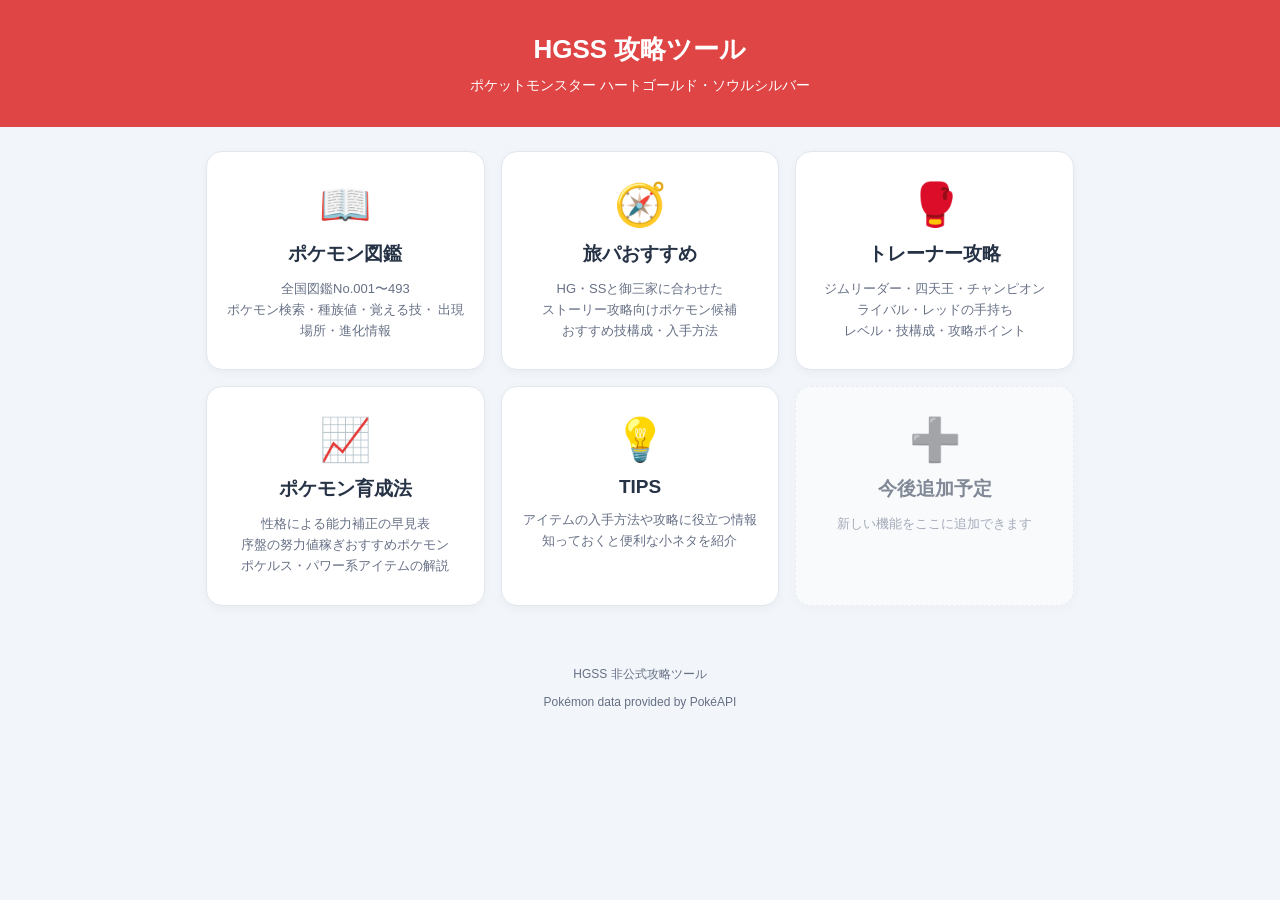
<file: index.html>
<!DOCTYPE html>
<html lang="ja">

<head>
    <meta charset="UTF-8">
    <meta name="viewport" content="width=device-width, initial-scale=1">
    <title>HGSS 攻略ツール</title>

    <style>
        * {
            box-sizing: border-box;
        }

        body {
            margin: 0;
            font-family: -apple-system, BlinkMacSystemFont,
                "Segoe UI", sans-serif;
            background: #f2f5fa;
            color: #263245;
        }

        header {
            background: #df4545;
            color: white;
            text-align: center;
            padding: 32px 16px;
        }

        header h1 {
            margin: 0;
            font-size: 26px;
        }

        header p {
            margin: 10px 0 0;
            font-size: 14px;
        }

        main {
            max-width: 900px;
            margin: 0 auto;
            padding: 24px 16px;
        }

        h2 {
            font-size: 19px;
            margin-bottom: 18px;
        }

        .menu-grid {
            display: grid;
            grid-template-columns:
                repeat(auto-fit, minmax(220px, 1fr));
            gap: 16px;
        }

        .menu-card {
            display: flex;
            flex-direction: column;
            align-items: center;
            gap: 12px;
            background: white;
            border: 1px solid #e2e7ef;
            border-radius: 16px;
            padding: 28px 18px;
            text-decoration: none;
            color: #263245;
            box-shadow: 0 3px 10px rgba(0, 0, 0, .04);
            transition: transform .2s, box-shadow .2s;
        }

        .menu-card:hover {
            transform: translateY(-3px);
            box-shadow: 0 6px 18px rgba(0, 0, 0, .1);
        }

        .menu-icon {
            font-size: 42px;
        }

        .menu-title {
            font-size: 19px;
            font-weight: bold;
        }

        .menu-description {
            font-size: 13px;
            color: #667085;
            text-align: center;
            line-height: 1.6;
        }

        .coming-soon {
            opacity: .55;
            border-style: dashed;
            cursor: default;
        }

        .coming-soon:hover {
            transform: none;
            box-shadow: 0 3px 10px rgba(0, 0, 0, .04);
        }

        footer {
            text-align: center;
            padding: 24px;
            color: #667085;
            font-size: 12px;
        }
    </style>
</head>

<body>
    <header>
        <h1>HGSS 攻略ツール</h1>
        <p>
            ポケットモンスター
            ハートゴールド・ソウルシルバー
        </p>
    </header>

    <main>
        <div class="menu-grid">

            <a href="pokedex.html" class="menu-card">
                <span class="menu-icon">📖</span>
                <span class="menu-title">ポケモン図鑑</span>
                <span class="menu-description">
                    全国図鑑No.001〜493<br>
                    ポケモン検索・種族値・覚える技・
                    出現場所・進化情報
                </span>
            </a>

            <a href="party.html" class="menu-card">
                <span class="menu-icon">🧭</span>
                <span class="menu-title">旅パおすすめ</span>
                <span class="menu-description">
                    HG・SSと御三家に合わせた<br>
                    ストーリー攻略向けポケモン候補<br>
                    おすすめ技構成・入手方法
                </span>
            </a>

            <a href="trainers.html" class="menu-card">
                <span class="menu-icon">🥊</span>
                <span class="menu-title">トレーナー攻略</span>
                <span class="menu-description">
                    ジムリーダー・四天王・チャンピオン<br>
                    ライバル・レッドの手持ち<br>
                    レベル・技構成・攻略ポイント
                </span>
            </a>

            <a href="training.html" class="menu-card">
                <span class="menu-icon">📈</span>
                <span class="menu-title">ポケモン育成法</span>
                <span class="menu-description">
                    性格による能力補正の早見表<br>
                    序盤の努力値稼ぎおすすめポケモン<br>
                    ポケルス・パワー系アイテムの解説
                </span>
            </a>

            <!-- TIPS -->
            <a href="tips.html" class="menu-card">
                <span class="menu-icon">💡</span>
                <span class="menu-title">TIPS</span>
                <span class="menu-description">
                    アイテムの入手方法や攻略に役立つ情報<br>
                    知っておくと便利な小ネタを紹介
                </span>
            </a>

            <div class="menu-card coming-soon">
                <span class="menu-icon">➕</span>
                <span class="menu-title">今後追加予定</span>
                <span class="menu-description">
                    新しい機能をここに追加できます
                </span>
            </div>

        </div>
    </main>

    <footer>
        <p>HGSS 非公式攻略ツール</p>
        <p>Pokémon data provided by PokéAPI</p>
    </footer>
</body>

</html>
</file>
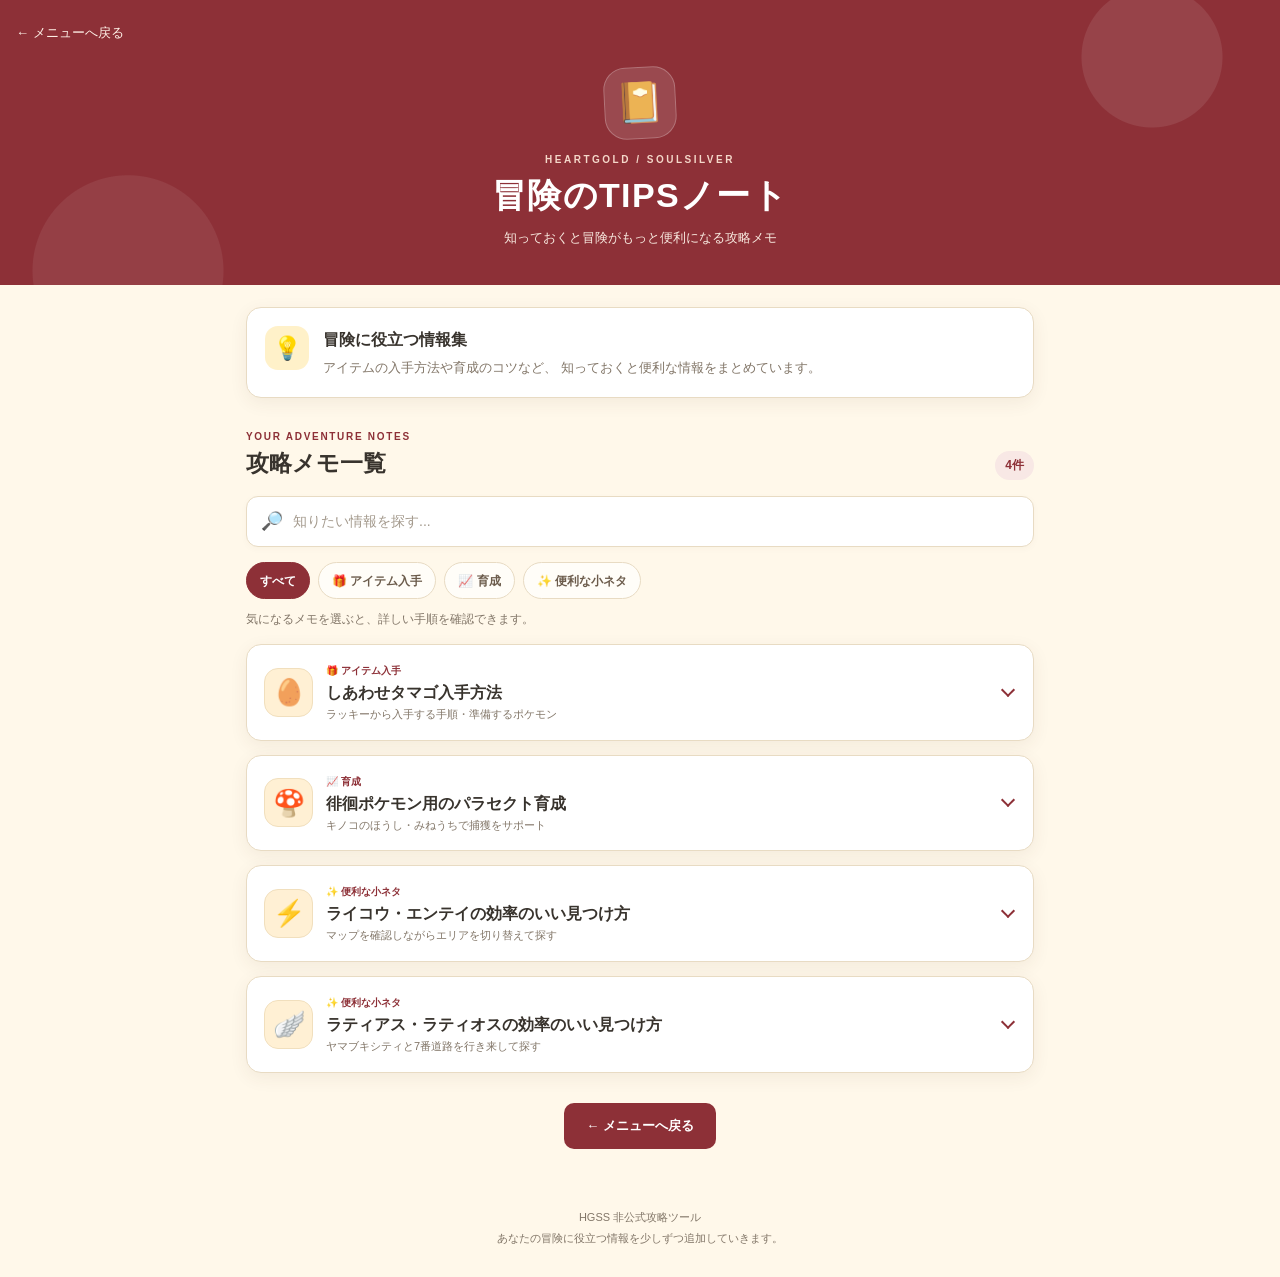
<file: tips.html>
<!DOCTYPE html>
<html lang="ja">

<head>
    <meta charset="UTF-8">
    <meta name="viewport" content="width=device-width, initial-scale=1">
    <meta name="theme-color" content="#8d3037">
    <title>TIPS | HGSS 攻略ツール</title>
    <link rel="stylesheet" href="css/tips.css">
    <script src="js/tips.js" defer></script>
</head>

<body>
    <header class="page-header">
        <a href="index.html" class="back-link">← メニューへ戻る</a>

        <div class="header-content">
            <div class="header-icon" aria-hidden="true">📔</div>
            <p class="header-eyebrow">HEARTGOLD / SOULSILVER</p>
            <h1>冒険のTIPSノート</h1>
            <p class="header-description">
                知っておくと冒険がもっと便利になる攻略メモ
            </p>
        </div>
    </header>

    <main>
        <section class="welcome-card">
            <div class="welcome-icon" aria-hidden="true">💡</div>
            <div>
                <h2>冒険に役立つ情報集</h2>
                <p>
                    アイテムの入手方法や育成のコツなど、
                    知っておくと便利な情報をまとめています。
                </p>
            </div>
        </section>

        <section class="tips-browser" aria-label="TIPS検索">
            <div class="section-heading">
                <div>
                    <p class="section-eyebrow">YOUR ADVENTURE NOTES</p>
                    <h2>攻略メモ一覧</h2>
                </div>
                <span id="tipsCount" class="tips-count">4件</span>
            </div>

            <label class="search-box">
                <span aria-hidden="true">🔎</span>
                <input type="search" id="tipsSearch" placeholder="知りたい情報を探す..." autocomplete="off" aria-label="TIPSを検索">
                <button type="button" id="clearSearch" class="clear-search" aria-label="検索をクリア" hidden>×</button>
            </label>

            <div class="category-list" aria-label="カテゴリで絞り込み">
                <button type="button" class="category-button active" data-category="all"
                    aria-pressed="true">すべて</button>

                <button type="button" class="category-button" data-category="item" aria-pressed="false">🎁
                    アイテム入手</button>

                <button type="button" class="category-button" data-category="training" aria-pressed="false">📈
                    育成</button>

                <button type="button" class="category-button" data-category="other" aria-pressed="false">✨
                    便利な小ネタ</button>
            </div>

            <p class="list-description">
                気になるメモを選ぶと、詳しい手順を確認できます。
            </p>

            <div class="tips-list" id="tipsList">

                <!-- TIPS 1：しあわせタマゴ入手方法 -->
                <details class="tips-item" data-category="item"
                    data-search="しあわせタマゴ しあわせたまご ラッキー ふくがん おみとおし どろぼう 15番道路 アイテム 入手">

                    <summary class="tips-summary">
                        <span class="tips-icon" aria-hidden="true">🥚</span>

                        <span class="tips-summary-text">
                            <span class="tips-category-label">🎁 アイテム入手</span>
                            <span class="tips-title">しあわせタマゴ入手方法</span>
                            <span class="tips-subtitle">
                                ラッキーから入手する手順・準備するポケモン
                            </span>
                        </span>

                        <span class="summary-arrow" aria-hidden="true"></span>
                    </summary>

                    <div class="tips-content">
                        <div class="memo-heading">
                            <span class="memo-label">ADVENTURE MEMO</span>
                            <p>
                                野生のラッキーが持っている
                                「しあわせタマゴ」を狙うための手順です。
                            </p>
                        </div>

                        <ol class="steps">
                            <li>
                                <span class="step-number">STEP 01</span>
                                <h3>バタフリー(コンパンでも可)を準備する（1番目）</h3>

                                <div class="pokemon-preparation">
                                    <span class="pokemon-emoji">🦋</span>
                                    <div>
                                        <strong>バタフリー</strong>
                                        <p>Lv.25・ひんし状態</p>
                                        <span class="ability-label">
                                            特性：ふくがん
                                        </span>
                                    </div>
                                </div>
                            </li>

                            <li>
                                <span class="step-number">STEP 02</span>
                                <h3>オドシシを準備する（2番目）</h3>

                                <div class="pokemon-preparation">
                                    <span class="pokemon-emoji">🦌</span>
                                    <div>
                                        <strong>オドシシ</strong>
                                        <p>Lv.25</p>
                                        <span class="ability-label">
                                            特性：おみとおし
                                        </span>
                                    </div>
                                </div>
                            </li>

                            <li>
                                <span class="step-number">STEP 03</span>
                                <h3>15番道路へ</h3>
                                <p>
                                    ピジョン（昼）ヨルノズク（夜）が出現するため、
                                    スプレーを使用してラッキーを探すけど出現率は低め。
                                </p>

                                <div class="tip-callout">
                                    <span aria-hidden="true">🌙</span>
                                    <span>
                                        <strong>探索のタイミング</strong><br>
                                        【いつでも】15番道路で探します。
                                    </span>
                                </div>
                            </li>

                            <li>
                                <span class="step-number">STEP 04</span>
                                <h3>持ち物を確認して入手する</h3>
                                <p>
                                    特性「おみとおし」でラッキーの持ち物を確認します。
                                </p>

                                <div class="acquisition-options">
                                    <div class="option-card">
                                        <span class="option-icon">⚾</span>
                                        <div>
                                            <strong>方法 A：捕まえる</strong>
                                            <p>
                                                ラッキーを捕獲して、
                                                持ち物を入手します。
                                            </p>
                                        </div>
                                    </div>

                                    <div class="option-card">
                                        <span class="option-icon">✋</span>
                                        <div>
                                            <strong>方法 B：どろぼう</strong>
                                            <p>
                                                技「どろぼう」を使って、
                                                道具を入手します。
                                            </p>
                                        </div>
                                    </div>
                                </div>
                            </li>
                        </ol>

                        <div class="memo-footer">
                            <span aria-hidden="true">📌</span>
                            <p>
                                <strong>出発前の確認</strong><br>
                                バタフリーとオドシシの順番、レベル、
                                特性を確認してから出発しましょう。
                            </p>
                        </div>
                    </div>
                </details>

                <!-- TIPS 2：徘徊ポケモン用のパラセクト育成 -->
                <details class="tips-item" data-category="training"
                    data-search="パラセクト パラス 徘徊ポケモン ライコウ エンテイ スイクン キノコのほうし キノコの胞子 みねうち 技マシン54 わざマシン54 コガネデパート すばやさ 素早さ 捕獲 育成">

                    <summary class="tips-summary">
                        <span class="tips-icon" aria-hidden="true">🍄</span>

                        <span class="tips-summary-text">
                            <span class="tips-category-label">📈 育成</span>
                            <span class="tips-title">徘徊ポケモン用のパラセクト育成</span>
                            <span class="tips-subtitle">
                                キノコのほうし・みねうちで捕獲をサポート
                            </span>
                        </span>

                        <span class="summary-arrow" aria-hidden="true"></span>
                    </summary>

                    <div class="tips-content">
                        <div class="memo-heading">
                            <span class="memo-label">ADVENTURE MEMO</span>
                            <p>
                                ライコウなどの徘徊ポケモンを捕まえるために、
                                パラセクトを育成する手順です。
                            </p>
                        </div>

                        <ol class="steps">
                            <li>
                                <span class="step-number">STEP 01</span>
                                <h3>パラスをLv.17まで育てる</h3>

                                <div class="pokemon-preparation">
                                    <span class="pokemon-emoji">🍄</span>
                                    <div>
                                        <strong>パラス</strong>
                                        <p>Lv.17で「キノコのほうし」を習得</p>
                                        <span class="ability-label">
                                            ねむり状態にして捕獲をサポート
                                        </span>
                                    </div>
                                </div>
                            </li>

                            <li>
                                <span class="step-number">STEP 02</span>
                                <h3>Lv.24でパラセクトに進化させる</h3>

                                <div class="pokemon-preparation">
                                    <span class="pokemon-emoji">🍄</span>
                                    <div>
                                        <strong>パラセクト</strong>
                                        <p>進化後も「キノコのほうし」を活用</p>
                                    </div>
                                </div>
                            </li>

                            <li>
                                <span class="step-number">STEP 03</span>
                                <h3>「みねうち」を覚えさせる</h3>

                                <div class="tip-callout">
                                    <span aria-hidden="true">🛒</span>
                                    <span>
                                        <strong>わざマシン54</strong><br>
                                        コガネデパートで購入して、
                                        技「みねうち」を覚えさせます。
                                    </span>
                                </div>

                                <p>
                                    相手のHPを1残して攻撃できるため、
                                    捕獲時のHP調整に役立ちます。
                                </p>
                            </li>

                            <li>
                                <span class="step-number">STEP 04</span>
                                <h3>レベルを上げて素早さを補う</h3>

                                <p>
                                    パラセクトは素早さが非常に低いため、
                                    徘徊ポケモンへの対応を考えて高レベルまで育てておきます。
                                </p>

                                <div class="tip-callout">
                                    <span aria-hidden="true">⚠️</span>
                                    <span>
                                        <strong>おすすめの育成方針</strong><br>
                                        ・努力値はこうげき・すばやさに252振る（タウリン・インドメタシンを使うと楽）<br>
                                        ・Lv.100まで育成する<br>
                                        ・性格は「せっかち or ようき or むじゃき」にする
                                    </span>
                                </div>
                            </li>
                        </ol>

                        <div class="memo-footer">
                            <span aria-hidden="true">📌</span>
                            <p>
                                <strong>出発前の確認</strong><br>
                                「キノコのほうし」と「みねうち」を覚えているか、
                                パラセクトのレベルが十分か確認しましょう。
                            </p>
                        </div>
                    </div>
                </details>

                <!-- TIPS 3：ライコウ・エンテイの探し方 -->
                <details class="tips-item" data-category="other"
                    data-search="ライコウ エンテイ 徘徊ポケモン 見つけ方 探し方 効率 エンジュシティ 37番道路 マップ スプレー パラセクト">

                    <summary class="tips-summary">
                        <span class="tips-icon" aria-hidden="true">⚡</span>

                        <span class="tips-summary-text">
                            <span class="tips-category-label">✨ 便利な小ネタ</span>
                            <span class="tips-title">ライコウ・エンテイの効率のいい見つけ方</span>
                            <span class="tips-subtitle">
                                マップを確認しながらエリアを切り替えて探す
                            </span>
                        </span>

                        <span class="summary-arrow" aria-hidden="true"></span>
                    </summary>

                    <div class="tips-content">
                        <div class="memo-heading">
                            <span class="memo-label">ADVENTURE MEMO</span>
                            <p>
                                マップで徘徊ポケモンの位置を確認しながら、
                                エンジュシティと37番道路を行き来して探す方法です。
                            </p>
                        </div>

                        <ol class="steps">
                            <li>
                                <span class="step-number">STEP 01</span>
                                <h3>エンジュシティの南側出口に立つ</h3>
                                <p>
                                    37番道路へ出られる場所で待機します。
                                </p>
                            </li>

                            <li>
                                <span class="step-number">STEP 02</span>
                                <h3>マップで対象の位置を確認する</h3>
                                <p>
                                    マップ機能を開き、ライコウまたはエンテイが
                                    どのエリアにいるか確認します。
                                </p>
                            </li>

                            <li>
                                <span class="step-number">STEP 03</span>
                                <h3>エンジュシティと37番道路を行き来する</h3>
                                <p>
                                    境界を1歩ずつ越えて画面を切り替え、
                                    エリアを行き来します。
                                </p>
                            </li>

                            <li>
                                <span class="step-number">STEP 04</span>
                                <h3>マップを繰り返し確認する</h3>
                                <p>
                                    エリアを切り替えるたびにマップを開き、
                                    自分のいる37番道路に対象が重なるまで繰り返します。
                                </p>
                            </li>

                            <li>
                                <span class="step-number">STEP 05</span>
                                <h3>草むらで遭遇する</h3>
                                <p>
                                    対象が37番道路にいることを確認したら、
                                    スプレーを使用して草むらに入ります。
                                </p>

                                <div class="tip-callout">
                                    <span aria-hidden="true">🍄</span>
                                    <span>
                                        <strong>パラセクトで捕獲する場合</strong><br>
                                        「あまいかおり」を覚えたナゾノクサを用意します。
                                        草むらを歩き回らずに「あまいかおり」を使って、
                                        徘徊ポケモンとの遭遇を狙いましょう。
                                    </span>
                                </div>
                            </li>

                            <li>
                                <span class="step-number">STEP 06</span>
                                <h3>戦闘手順</h3>
                                <p>
                                    ①パラセクトで「キノコのほうし」で眠らせ、「みねうち」でHPを1にする<br>
                                    ②ブラッキーに交換し「くろいまなざし」、「バトンタッチ」でマルマインに交換<br>
                                    ③交換したマルマイン（ぼうおん持ち）で捕まえる
                                </p>
                            </li>
                        </ol>

                        <div class="memo-footer">
                            <span aria-hidden="true">📌</span>
                            <p>
                                <strong>対象の位置を確認してから移動</strong><br>
                                マップで位置を確認し、エリアの切り替えを繰り返して
                                遭遇できるタイミングを狙いましょう。
                            </p>
                        </div>
                    </div>
                </details>

                <!-- TIPS 4：ラティアス・ラティオスの探し方 -->
                <details class="tips-item" data-category="other"
                    data-search="ラティアス ラティオス 徘徊ポケモン 見つけ方 探し方 効率 ヤマブキシティ 7番道路 マップ スプレー パラセクト">

                    <summary class="tips-summary">
                        <span class="tips-icon" aria-hidden="true">🪽</span>

                        <span class="tips-summary-text">
                            <span class="tips-category-label">✨ 便利な小ネタ</span>
                            <span class="tips-title">ラティアス・ラティオスの効率のいい見つけ方</span>
                            <span class="tips-subtitle">
                                ヤマブキシティと7番道路を行き来して探す
                            </span>
                        </span>

                        <span class="summary-arrow" aria-hidden="true"></span>
                    </summary>

                    <div class="tips-content">
                        <div class="memo-heading">
                            <span class="memo-label">ADVENTURE MEMO</span>
                            <p>
                                マップで対象の位置を確認しながら、
                                ヤマブキシティと7番道路を行き来して探す方法です。
                            </p>
                        </div>

                        <ol class="steps">
                            <li>
                                <span class="step-number">STEP 01</span>
                                <h3>ヤマブキシティの西側ゲートに立つ</h3>
                                <p>
                                    7番道路へ出られる西側の出口で待機します。
                                </p>
                            </li>

                            <li>
                                <span class="step-number">STEP 02</span>
                                <h3>マップで対象の位置を確認する</h3>
                                <p>
                                    マップ機能を開き、ラティアスまたはラティオスが
                                    どのエリアにいるか確認します。
                                </p>
                            </li>

                            <li>
                                <span class="step-number">STEP 03</span>
                                <h3>ヤマブキシティと7番道路を行き来する</h3>
                                <p>
                                    境界を1歩ずつ越えて画面を切り替え、
                                    エリアを行き来します。
                                </p>
                            </li>

                            <li>
                                <span class="step-number">STEP 04</span>
                                <h3>マップを繰り返し確認する</h3>
                                <p>
                                    エリアを切り替えるたびにマップを開き、
                                    自分のいる7番道路に対象が重なるまで繰り返します。
                                </p>
                            </li>

                            <li>
                                <span class="step-number">STEP 05</span>
                                <h3>草むらで遭遇する</h3>
                                <p>
                                    対象が7番道路にいることを確認したら、
                                    スプレーを使用して草むらに入ります。
                                </p>

                                <div class="tip-callout">
                                    <span aria-hidden="true">🍄</span>
                                    <span>
                                        <strong>パラセクトで捕獲する場合</strong><br>
                                        「あまいかおり」を覚えたナゾノクサを用意します。
                                        草むらを歩き回らずに「あまいかおり」を使って、
                                        徘徊ポケモンとの遭遇を狙いましょう。
                                    </span>
                                </div>
                            </li>

                            <li>
                                <span class="step-number">STEP 06</span>
                                <h3>戦闘手順</h3>
                                <p>
                                    ①パラセクトで「キノコのほうし」で眠らせ、「みねうち」でHPを1にする<br>
                                    ②ゴースト（せっかち）に交換し「くろいまなざし」使用し、適宜「さいみんじゅつ」を使用し捕まえる<br>
                                </p>
                            </li>
                        </ol>

                        <div class="memo-footer">
                            <span aria-hidden="true">📌</span>
                            <p>
                                <strong>対象の位置を確認してから移動</strong><br>
                                マップで位置を確認し、エリアの切り替えを繰り返して
                                遭遇できるタイミングを狙いましょう。
                            </p>
                        </div>
                    </div>
                </details>

            </div>

            <div id="noResults" class="no-results" hidden>
                <span aria-hidden="true">🔍</span>
                <h3>メモが見つかりません</h3>
                <p>検索ワードやカテゴリを変更してみてください。</p>
                <button type="button" id="resetFilters" class="reset-button">
                    絞り込みをリセット
                </button>
            </div>
        </section>

        <div class="bottom-navigation">
            <a href="index.html" class="home-button">
                ← メニューへ戻る
            </a>
        </div>
    </main>

    <footer>
        <p>HGSS 非公式攻略ツール</p>
        <p>あなたの冒険に役立つ情報を少しずつ追加していきます。</p>
    </footer>
</body>

</html>
</file>
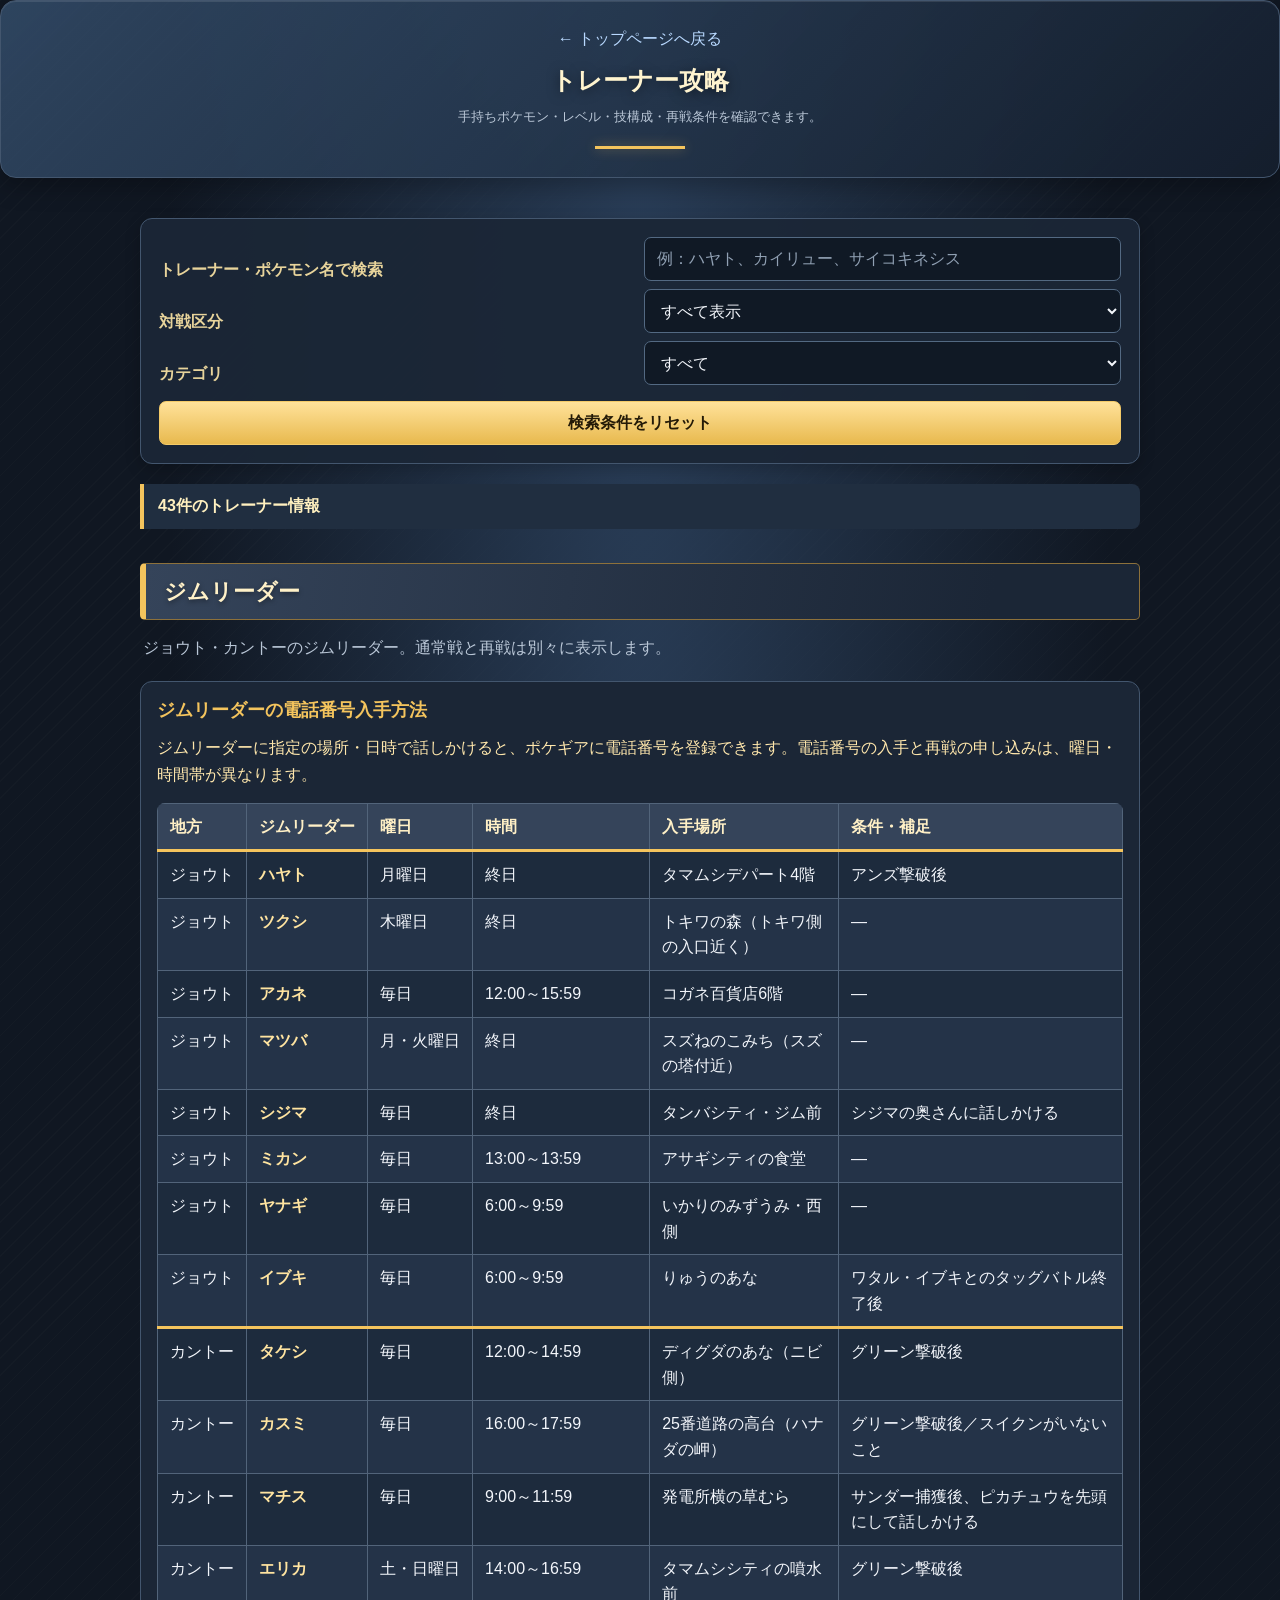
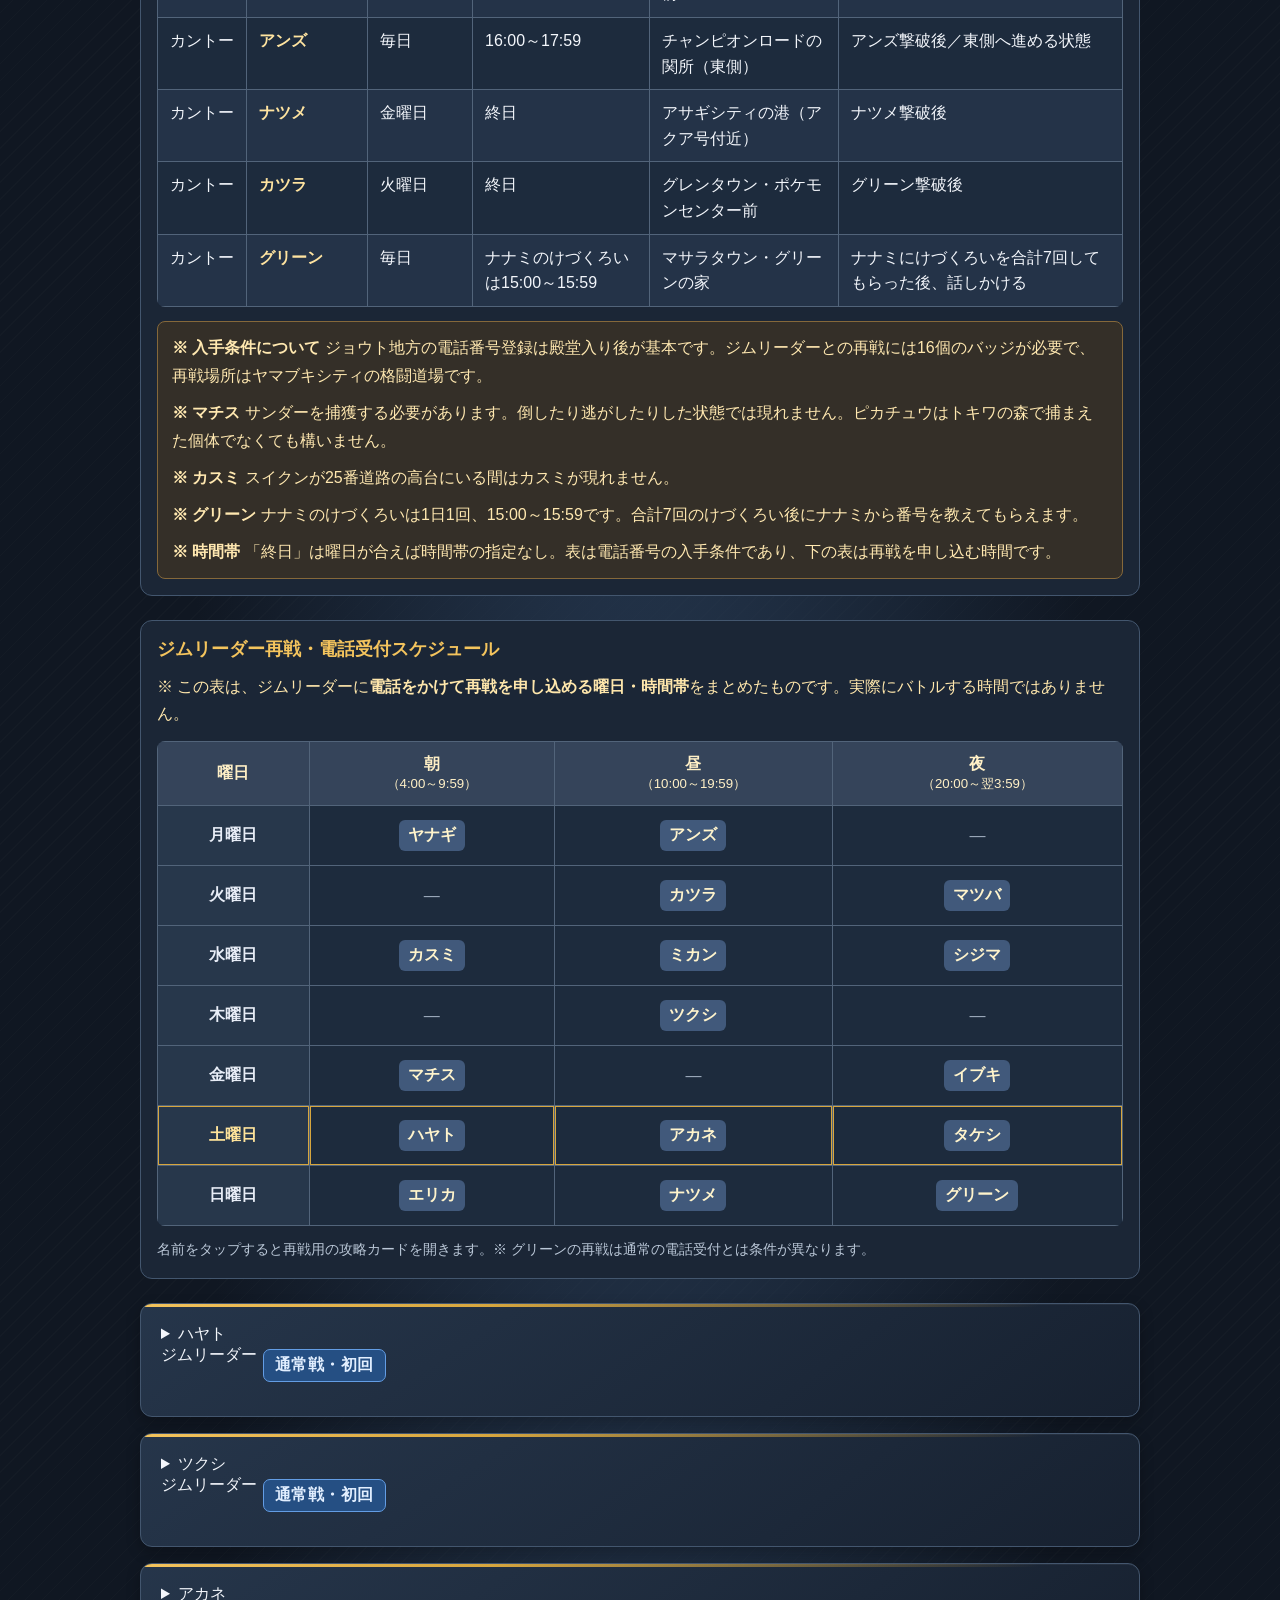
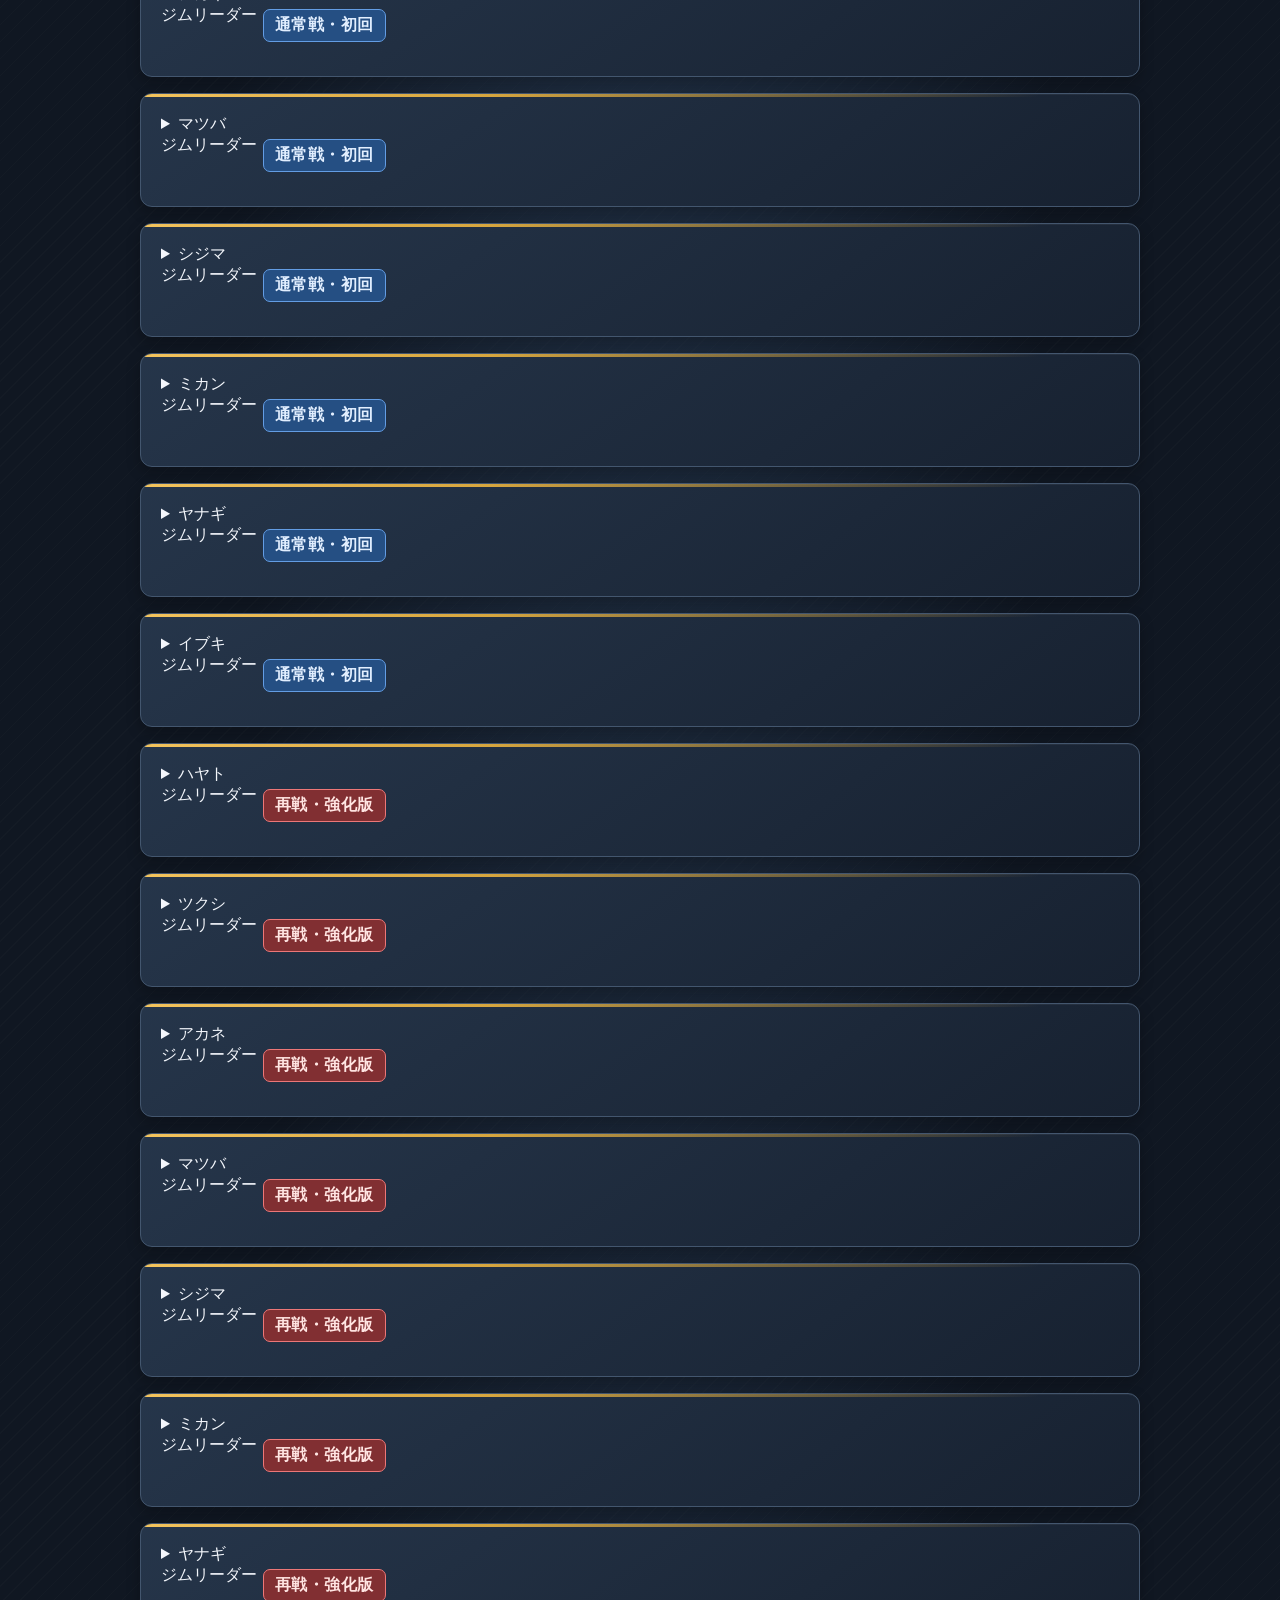
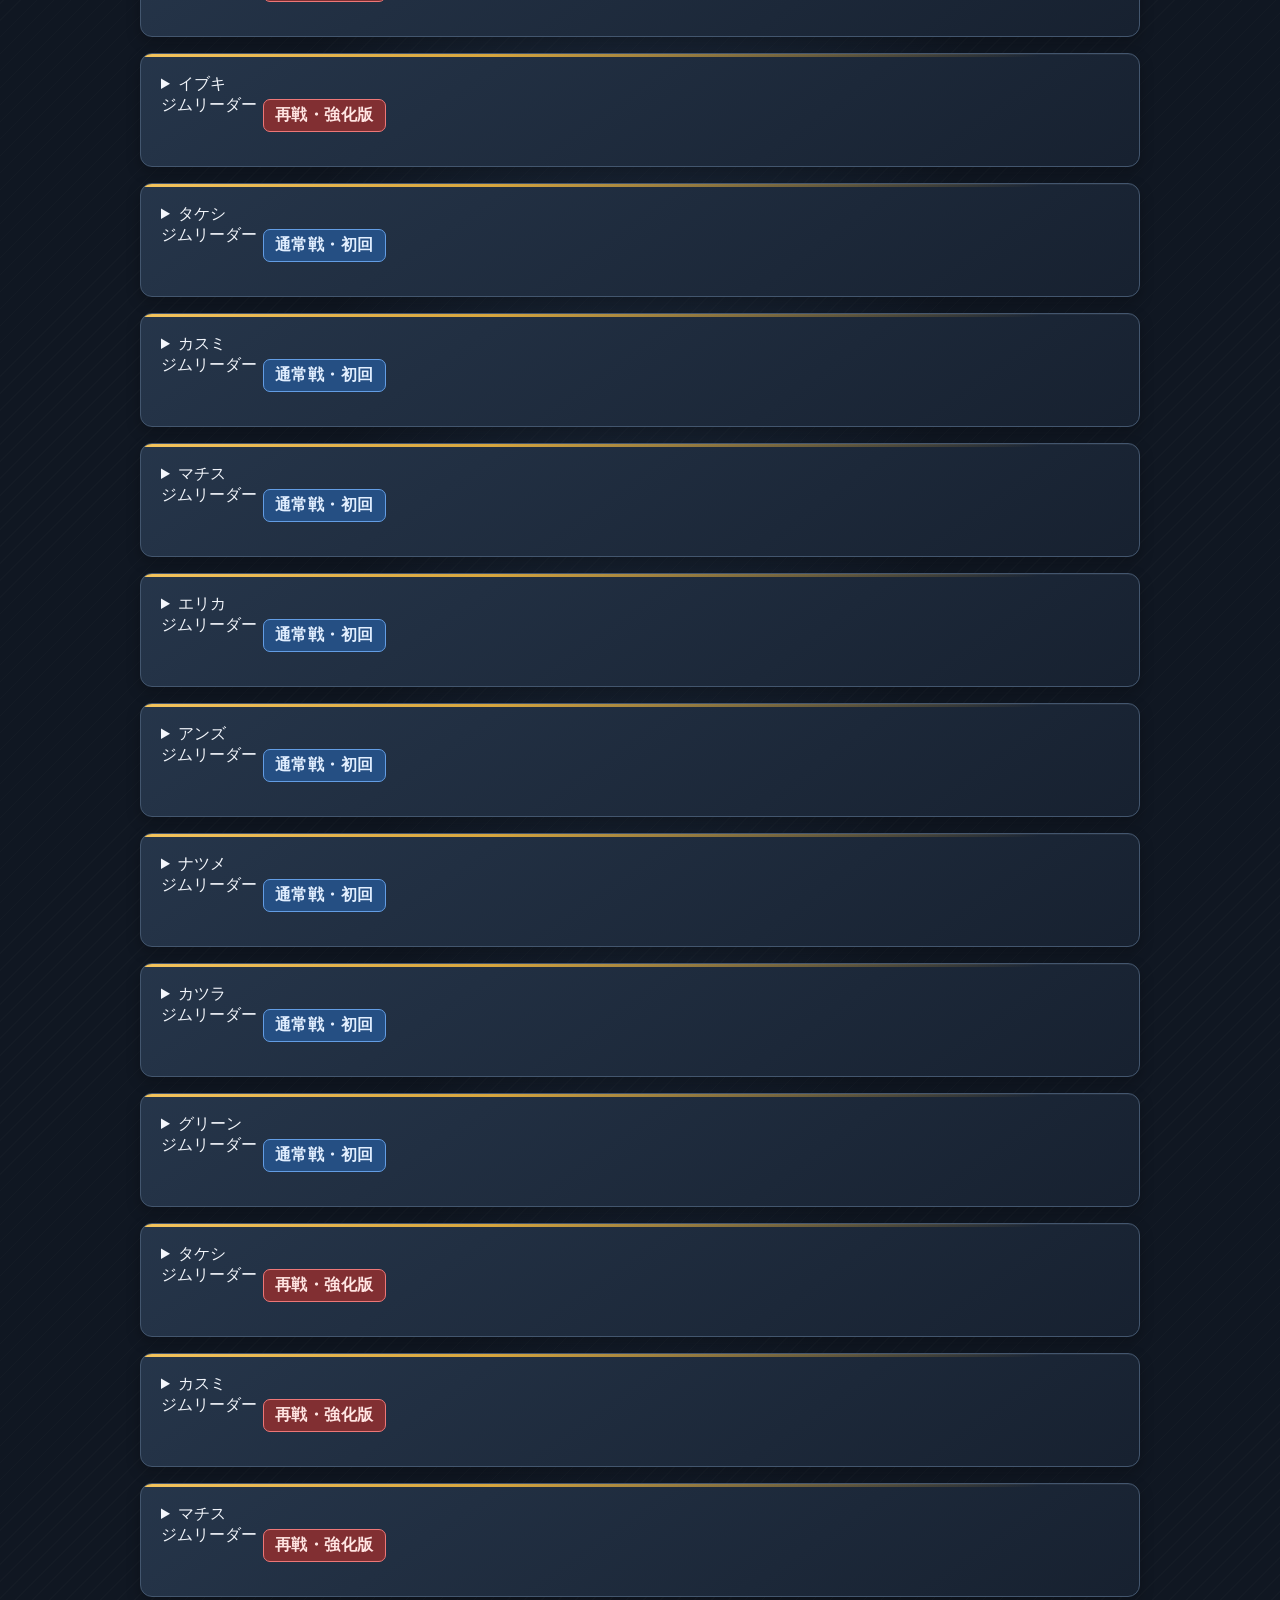
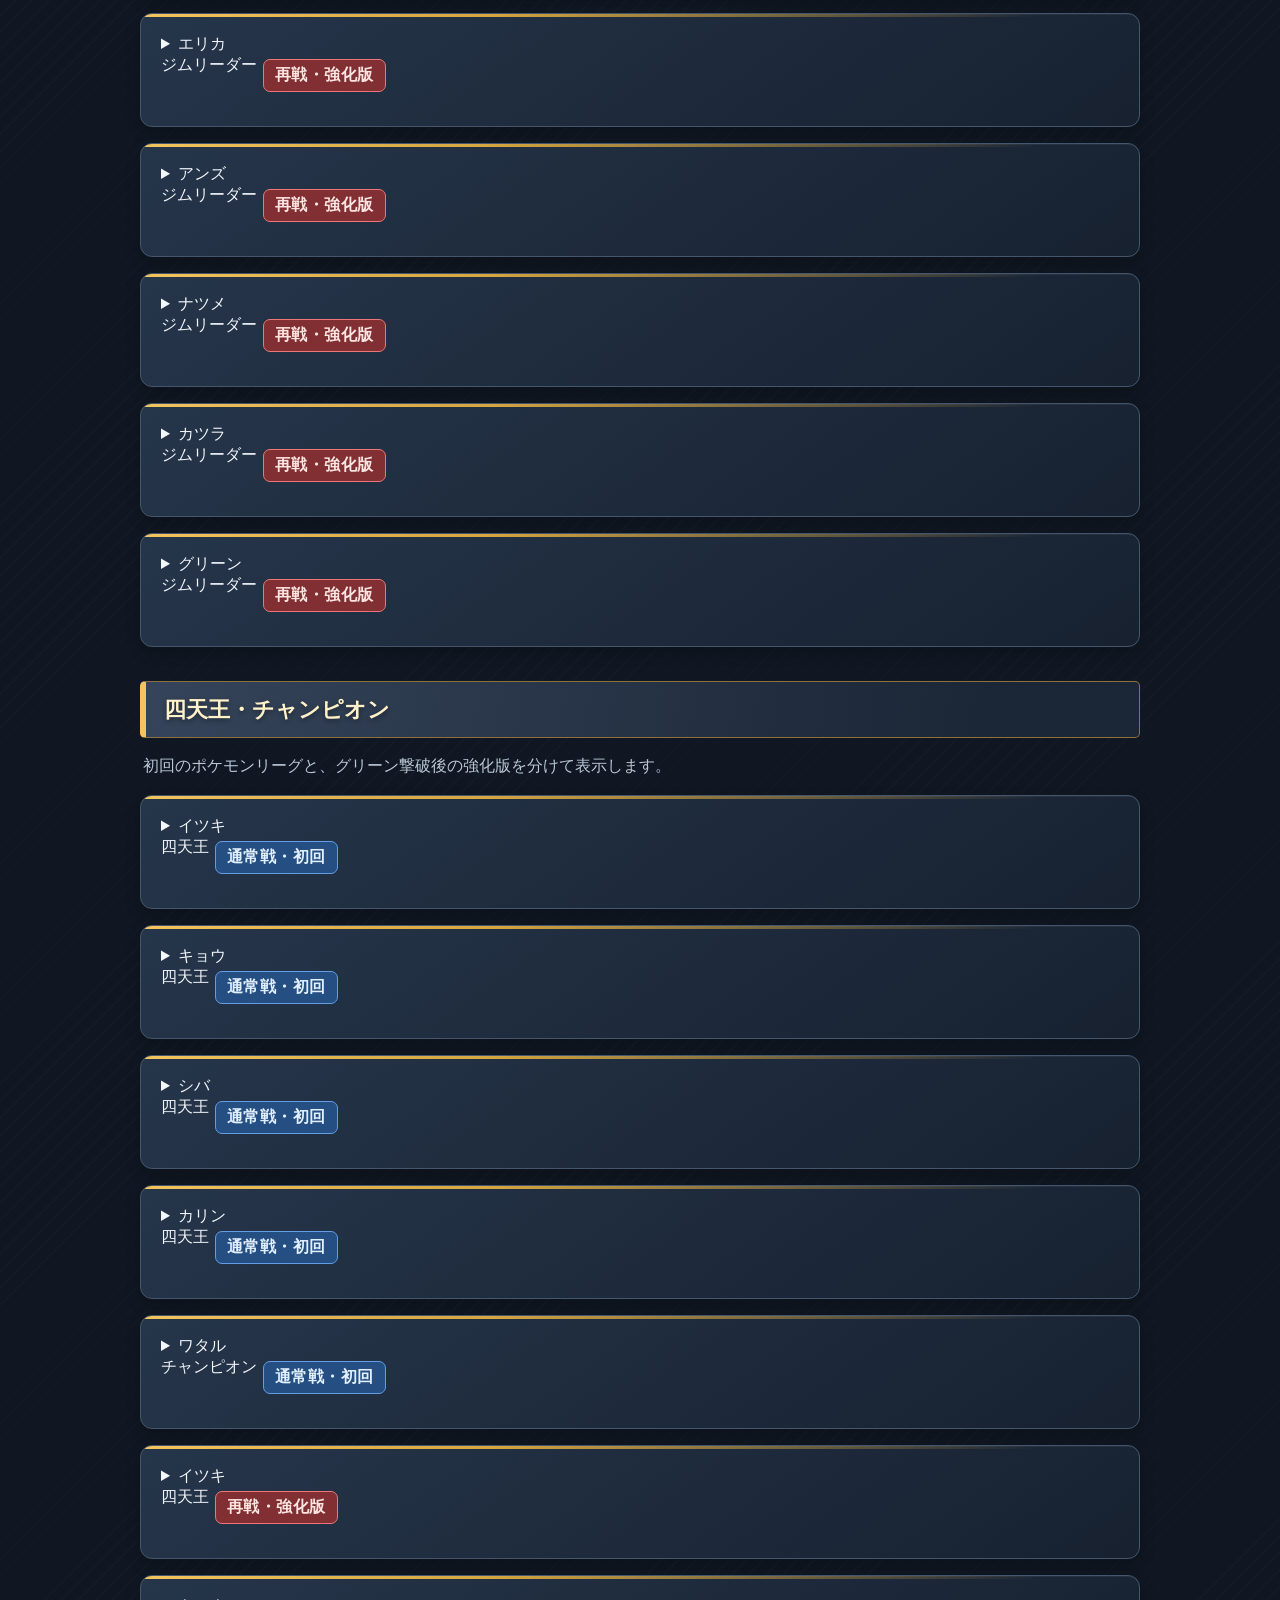
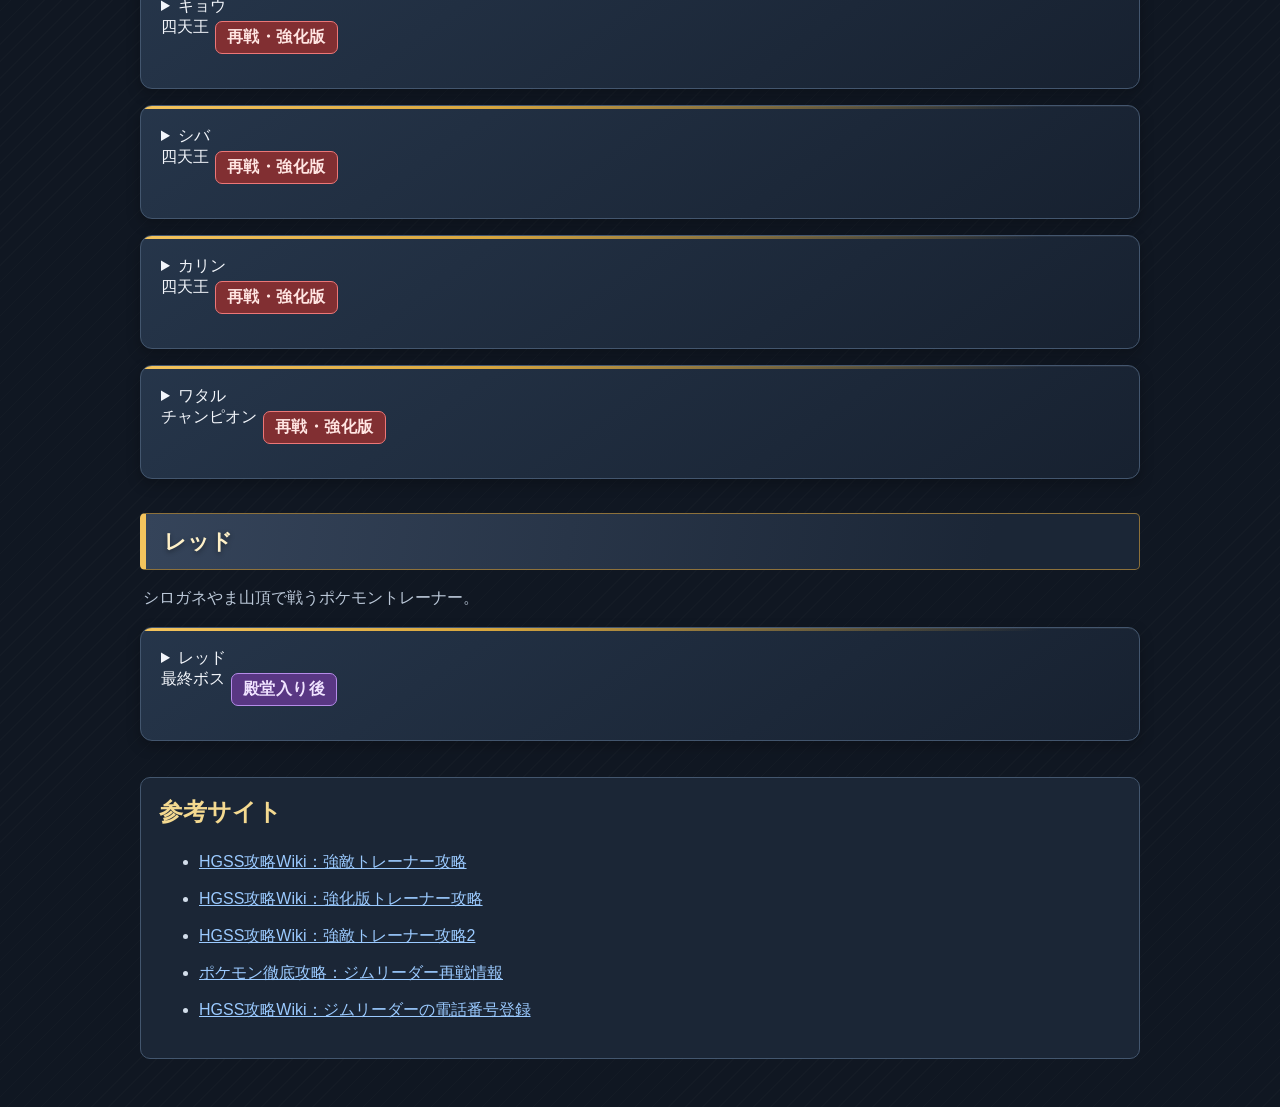
<file: trainers.html>
<!DOCTYPE html>
<html lang="ja">

<head>
    <meta charset="UTF-8">
    <meta name="viewport" content="width=device-width, initial-scale=1.0">
    <meta name="description" content="ポケットモンスター ハートゴールド・ソウルシルバーのジムリーダー、四天王・チャンピオン、レッドの攻略情報">
    <title>トレーナー攻略 | ポケモンHGSS攻略</title>
    <link rel="stylesheet" href="css/style.css?v=3">
    <link rel="stylesheet" href="css/trainers.css?v=5">
</head>

<body>
    <header class="page-header">
        <a class="back-link" href="index.html">← トップページへ戻る</a>
        <h1>トレーナー攻略</h1>
        <p>手持ちポケモン・レベル・技構成・再戦条件を確認できます。</p>
    </header>

    <main class="trainers-main">
        <section class="filter-panel" aria-label="トレーナー検索">
            <label for="trainerSearch">トレーナー・ポケモン名で検索</label>
            <input id="trainerSearch" type="search" placeholder="例：ハヤト、カイリュー、サイコキネシス">

            <label for="battleFilter">対戦区分</label>
            <select id="battleFilter">
                <option value="all">すべて表示</option>
                <option value="normal">通常戦</option>
                <option value="rematch">再戦・強化版</option>
                <option value="postgame">殿堂入り後</option>
            </select>
            <label for="categoryFilter">カテゴリ</label>
            <select id="categoryFilter">
                <option value="all">すべて</option>
                <option value="gym">ジムリーダー</option>
                <option value="elite">四天王・チャンピオン</option>
                <option value="red">レッド</option>
            </select>

            <button id="resetFilters" type="button">検索条件をリセット</button>
        </section>

        <p id="resultCount" class="result-count" aria-live="polite"></p>

        <section class="trainer-section" id="gymSection">
            <h2>ジムリーダー</h2>
            <p class="section-description">
                ジョウト・カントーのジムリーダー。通常戦と再戦は別々に表示します。
            </p>

            <section class="phone-guide" aria-labelledby="phoneGuideTitle">
                <h3 id="phoneGuideTitle">ジムリーダーの電話番号入手方法</h3>
                <p class="phone-guide-intro">ジムリーダーに指定の場所・日時で話しかけると、ポケギアに電話番号を登録できます。電話番号の入手と再戦の申し込みは、曜日・時間帯が異なります。</p>
                <div class="phone-table-scroll" tabindex="0" role="region" aria-label="ジムリーダーの電話番号入手方法一覧（横スクロール可能）">
                    <table class="phone-table">
                        <thead>
                            <tr>
                                <th scope="col">地方</th>
                                <th scope="col">ジムリーダー</th>
                                <th scope="col">曜日</th>
                                <th scope="col">時間</th>
                                <th scope="col">入手場所</th>
                                <th scope="col">条件・補足</th>
                            </tr>
                        </thead>
                        <tbody>
                            <tr class="phone-johto phone-region-start">
                                <td>ジョウト</td>
                                <td>ハヤト</td>
                                <td>月曜日</td>
                                <td>終日</td>
                                <td>タマムシデパート4階</td>
                                <td>アンズ撃破後</td>
                            </tr>
                            <tr class="phone-johto">
                                <td>ジョウト</td>
                                <td>ツクシ</td>
                                <td>木曜日</td>
                                <td>終日</td>
                                <td>トキワの森（トキワ側の入口近く）</td>
                                <td>—</td>
                            </tr>
                            <tr class="phone-johto">
                                <td>ジョウト</td>
                                <td>アカネ</td>
                                <td>毎日</td>
                                <td>12:00～15:59</td>
                                <td>コガネ百貨店6階</td>
                                <td>—</td>
                            </tr>
                            <tr class="phone-johto">
                                <td>ジョウト</td>
                                <td>マツバ</td>
                                <td>月・火曜日</td>
                                <td>終日</td>
                                <td>スズねのこみち（スズの塔付近）</td>
                                <td>—</td>
                            </tr>
                            <tr class="phone-johto">
                                <td>ジョウト</td>
                                <td>シジマ</td>
                                <td>毎日</td>
                                <td>終日</td>
                                <td>タンバシティ・ジム前</td>
                                <td>シジマの奥さんに話しかける</td>
                            </tr>
                            <tr class="phone-johto">
                                <td>ジョウト</td>
                                <td>ミカン</td>
                                <td>毎日</td>
                                <td>13:00～13:59</td>
                                <td>アサギシティの食堂</td>
                                <td>—</td>
                            </tr>
                            <tr class="phone-johto">
                                <td>ジョウト</td>
                                <td>ヤナギ</td>
                                <td>毎日</td>
                                <td>6:00～9:59</td>
                                <td>いかりのみずうみ・西側</td>
                                <td>—</td>
                            </tr>
                            <tr class="phone-johto">
                                <td>ジョウト</td>
                                <td>イブキ</td>
                                <td>毎日</td>
                                <td>6:00～9:59</td>
                                <td>りゅうのあな</td>
                                <td>ワタル・イブキとのタッグバトル終了後</td>
                            </tr>
                            <tr class="phone-kanto phone-region-start">
                                <td>カントー</td>
                                <td>タケシ</td>
                                <td>毎日</td>
                                <td>12:00～14:59</td>
                                <td>ディグダのあな（ニビ側）</td>
                                <td>グリーン撃破後</td>
                            </tr>
                            <tr class="phone-kanto">
                                <td>カントー</td>
                                <td>カスミ</td>
                                <td>毎日</td>
                                <td>16:00～17:59</td>
                                <td>25番道路の高台（ハナダの岬）</td>
                                <td>グリーン撃破後／スイクンがいないこと</td>
                            </tr>
                            <tr class="phone-kanto">
                                <td>カントー</td>
                                <td>マチス</td>
                                <td>毎日</td>
                                <td>9:00～11:59</td>
                                <td>発電所横の草むら</td>
                                <td>サンダー捕獲後、ピカチュウを先頭にして話しかける</td>
                            </tr>
                            <tr class="phone-kanto">
                                <td>カントー</td>
                                <td>エリカ</td>
                                <td>土・日曜日</td>
                                <td>14:00～16:59</td>
                                <td>タマムシシティの噴水前</td>
                                <td>グリーン撃破後</td>
                            </tr>
                            <tr class="phone-kanto">
                                <td>カントー</td>
                                <td>アンズ</td>
                                <td>毎日</td>
                                <td>16:00～17:59</td>
                                <td>チャンピオンロードの関所（東側）</td>
                                <td>アンズ撃破後／東側へ進める状態</td>
                            </tr>
                            <tr class="phone-kanto">
                                <td>カントー</td>
                                <td>ナツメ</td>
                                <td>金曜日</td>
                                <td>終日</td>
                                <td>アサギシティの港（アクア号付近）</td>
                                <td>ナツメ撃破後</td>
                            </tr>
                            <tr class="phone-kanto">
                                <td>カントー</td>
                                <td>カツラ</td>
                                <td>火曜日</td>
                                <td>終日</td>
                                <td>グレンタウン・ポケモンセンター前</td>
                                <td>グリーン撃破後</td>
                            </tr>
                            <tr class="phone-kanto">
                                <td>カントー</td>
                                <td>グリーン</td>
                                <td>毎日</td>
                                <td>ナナミのけづくろいは15:00～15:59</td>
                                <td>マサラタウン・グリーンの家</td>
                                <td>ナナミにけづくろいを合計7回してもらった後、話しかける</td>
                            </tr>
                        </tbody>
                    </table>
                </div>
                <div class="phone-notes">
                    <p><strong>※ 入手条件について</strong> ジョウト地方の電話番号登録は殿堂入り後が基本です。ジムリーダーとの再戦には16個のバッジが必要で、再戦場所はヤマブキシティの格闘道場です。
                    </p>
                    <p><strong>※ マチス</strong> サンダーを捕獲する必要があります。倒したり逃がしたりした状態では現れません。ピカチュウはトキワの森で捕まえた個体でなくても構いません。</p>
                    <p><strong>※ カスミ</strong> スイクンが25番道路の高台にいる間はカスミが現れません。</p>
                    <p><strong>※ グリーン</strong> ナナミのけづくろいは1日1回、15:00～15:59です。合計7回のけづくろい後にナナミから番号を教えてもらえます。</p>
                    <p><strong>※ 時間帯</strong> 「終日」は曜日が合えば時間帯の指定なし。表は電話番号の入手条件であり、下の表は再戦を申し込む時間です。</p>
                </div>
            </section>

            <section class="rematch-schedule" aria-labelledby="rematchScheduleTitle">
                <h3 id="rematchScheduleTitle">ジムリーダー再戦・電話受付スケジュール</h3>
                <p class="schedule-note">※ この表は、ジムリーダーに<strong>電話をかけて再戦を申し込める曜日・時間帯</strong>をまとめたものです。実際にバトルする時間ではありません。
                </p>
                <div class="schedule-scroll" tabindex="0" role="region" aria-label="再戦の電話受付時間表（横スクロール可能）">
                    <table class="schedule-table">
                        <thead>
                            <tr>
                                <th scope="col">曜日</th>
                                <th scope="col">朝 <span>（4:00～9:59）</span></th>
                                <th scope="col">昼 <span>（10:00～19:59）</span></th>
                                <th scope="col">夜 <span>（20:00～翌3:59）</span></th>
                            </tr>
                        </thead>
                        <tbody id="rematchScheduleBody"></tbody>
                    </table>
                </div>
                <p class="schedule-help">名前をタップすると再戦用の攻略カードを開きます。※ グリーンの再戦は通常の電話受付とは条件が異なります。</p>
            </section>

            <div class="trainer-list" id="gymList"></div>
        </section>

        <section class="trainer-section" id="eliteSection">
            <h2>四天王・チャンピオン</h2>
            <p class="section-description">
                初回のポケモンリーグと、グリーン撃破後の強化版を分けて表示します。
            </p>
            <div class="trainer-list" id="eliteList"></div>
        </section>

        <section class="trainer-section" id="redSection">
            <h2>レッド</h2>
            <p class="section-description">
                シロガネやま山頂で戦うポケモントレーナー。
            </p>
            <div class="trainer-list" id="redList"></div>
        </section>

        <section class="sources-section">
            <h2>参考サイト</h2>
            <ul>
                <li><a href="https://w.atwiki.jp/hgss/pages/46.html" target="_blank"
                        rel="noopener noreferrer">HGSS攻略Wiki：強敵トレーナー攻略</a></li>
                <li><a href="https://w.atwiki.jp/hgss/pages/47.html" target="_blank"
                        rel="noopener noreferrer">HGSS攻略Wiki：強化版トレーナー攻略</a></li>
                <li><a href="https://w.atwiki.jp/hgss/pages/113.html" target="_blank"
                        rel="noopener noreferrer">HGSS攻略Wiki：強敵トレーナー攻略2</a></li>
                <li><a href="https://yakkun.com/hs/leader.htm" target="_blank"
                        rel="noopener noreferrer">ポケモン徹底攻略：ジムリーダー再戦情報</a></li>
                <li><a href="https://w.atwiki.jp/hgss/pages/41.html" target="_blank"
                        rel="noopener noreferrer">HGSS攻略Wiki：ジムリーダーの電話番号登録</a></li>
            </ul>
        </section>
    </main>

    <script src="js/trainers.js?v=4"></script>
</body>

</html>
</file>
<file: css/tips.css>
:root {
    --wine: #8d3037;
    --wine-dark: #70242b;
    --red-soft: #f8e8e5;
    --paper: #fff8ea;
    --paper-dark: #f1e4cc;
    --ink: #38332d;
    --muted: #827668;
    --line: #e8dbc3;
    --white: #ffffff;
    --shadow: 0 5px 18px rgba(89, 54, 38, .07);
}

* {
    box-sizing: border-box;
}

html {
    scroll-behavior: smooth;
}

body {
    margin: 0;
    font-family: -apple-system, BlinkMacSystemFont,
        "Segoe UI", sans-serif;
    background: var(--paper);
    color: var(--ink);
    line-height: 1.7;
}

button,
input {
    font: inherit;
}

button {
    -webkit-tap-highlight-color: transparent;
}

.page-header {
    position: relative;
    overflow: hidden;
    padding: 18px 16px 36px;
    background:
        radial-gradient(circle at 90% 20%,
            rgba(255, 255, 255, .09) 0 70px,
            transparent 71px),
        radial-gradient(circle at 10% 95%,
            rgba(255, 255, 255, .07) 0 95px,
            transparent 96px),
        var(--wine);
    color: var(--white);
}

.back-link {
    display: inline-block;
    color: #fff0e7;
    text-decoration: none;
    font-size: 13px;
}

.back-link:hover {
    text-decoration: underline;
}

.header-content {
    max-width: 820px;
    margin: 22px auto 0;
    text-align: center;
}

.header-icon {
    display: flex;
    align-items: center;
    justify-content: center;
    width: 72px;
    height: 72px;
    margin: 0 auto 12px;
    background: rgba(255, 255, 255, .12);
    border: 1px solid rgba(255, 255, 255, .24);
    border-radius: 22px;
    font-size: 39px;
    transform: rotate(-3deg);
}

.header-eyebrow {
    margin: 0;
    color: #f4d7c9;
    font-size: 10px;
    font-weight: 800;
    letter-spacing: 2.5px;
}

.page-header h1 {
    margin: 5px 0 8px;
    font-size: clamp(25px, 5vw, 34px);
    line-height: 1.35;
    letter-spacing: .04em;
}

.header-description {
    margin: 0;
    color: #f8e9df;
    font-size: 13px;
}

main {
    max-width: 820px;
    margin: 0 auto;
    padding: 22px 16px 36px;
}

.welcome-card {
    display: flex;
    align-items: flex-start;
    gap: 14px;
    padding: 18px;
    margin-bottom: 30px;
    background: #fff;
    border: 1px solid var(--line);
    border-radius: 15px;
    box-shadow: var(--shadow);
}

.welcome-icon {
    display: flex;
    flex-shrink: 0;
    align-items: center;
    justify-content: center;
    width: 44px;
    height: 44px;
    background: #fff1c9;
    border-radius: 13px;
    font-size: 23px;
}

.welcome-card h2 {
    margin: 0 0 4px;
    font-size: 16px;
}

.welcome-card p {
    margin: 0;
    color: var(--muted);
    font-size: 13px;
}

.tips-browser {
    scroll-margin-top: 12px;
}

.section-heading {
    display: flex;
    align-items: flex-end;
    justify-content: space-between;
    gap: 12px;
    margin-bottom: 16px;
}

.section-eyebrow {
    margin: 0 0 2px;
    color: var(--wine);
    font-size: 10px;
    font-weight: 800;
    letter-spacing: 1.7px;
}

.section-heading h2 {
    margin: 0;
    font-size: 23px;
    line-height: 1.4;
}

.tips-count {
    flex-shrink: 0;
    padding: 4px 10px;
    color: var(--wine);
    background: var(--red-soft);
    border-radius: 20px;
    font-size: 12px;
    font-weight: 700;
}

.search-box {
    display: flex;
    align-items: center;
    gap: 10px;
    min-height: 50px;
    padding: 0 14px;
    background: white;
    border: 1px solid var(--line);
    border-radius: 12px;
    box-shadow: 0 2px 7px rgba(89, 54, 38, .03);
}

.search-box:focus-within {
    border-color: #b9666b;
    box-shadow: 0 0 0 3px rgba(141, 48, 55, .09);
}

.search-box>span {
    flex-shrink: 0;
    font-size: 18px;
}

.search-box input {
    width: 100%;
    min-width: 0;
    padding: 13px 0;
    color: var(--ink);
    background: transparent;
    border: none;
    outline: none;
    font-size: 14px;
}

.search-box input::placeholder {
    color: #a49a8d;
}

.clear-search {
    flex-shrink: 0;
    width: 28px;
    height: 28px;
    padding: 0;
    color: #6e6257;
    background: #f4eee5;
    border: none;
    border-radius: 50%;
    cursor: pointer;
    font-size: 19px;
    line-height: 1;
}

.category-list {
    display: flex;
    flex-wrap: wrap;
    gap: 8px;
    margin: 15px 0 10px;
}

.category-button {
    min-height: 37px;
    padding: 7px 13px;
    color: #6c5c4c;
    background: #fffdf8;
    border: 1px solid var(--line);
    border-radius: 24px;
    cursor: pointer;
    font-size: 12px;
    font-weight: 700;
    transition:
        background .18s,
        color .18s,
        border-color .18s;
}

.category-button:hover {
    border-color: #cb9b91;
}

.category-button.active {
    color: white;
    background: var(--wine);
    border-color: var(--wine);
}

.list-description {
    margin: 0 0 14px;
    color: var(--muted);
    font-size: 12px;
}

.tips-list {
    display: flex;
    flex-direction: column;
    gap: 14px;
}

.tips-item {
    overflow: clip;
    background: white;
    border: 1px solid var(--line);
    border-radius: 15px;
    box-shadow: var(--shadow);
    scroll-margin-top: 12px;
}

.tips-item[open] {
    border-color: #d4a4a0;
    box-shadow: 0 6px 22px rgba(112, 36, 43, .09);
}

.tips-summary {
    display: flex;
    align-items: center;
    gap: 13px;
    padding: 17px;
    cursor: pointer;
    list-style: none;
    -webkit-tap-highlight-color: transparent;
}

.tips-summary::-webkit-details-marker {
    display: none;
}

.tips-summary:hover {
    background: #fffcf5;
}

.tips-icon {
    display: flex;
    flex-shrink: 0;
    align-items: center;
    justify-content: center;
    width: 49px;
    height: 49px;
    background: #fff0d4;
    border: 1px solid #f1dfbd;
    border-radius: 14px;
    font-size: 26px;
}

.tips-summary-text {
    display: flex;
    flex: 1;
    flex-direction: column;
    min-width: 0;
    gap: 2px;
}

.tips-category-label {
    color: var(--wine);
    font-size: 10px;
    font-weight: 800;
}

.tips-title {
    color: var(--ink);
    font-size: 16px;
    font-weight: 800;
    line-height: 1.45;
}

.tips-subtitle {
    color: var(--muted);
    font-size: 11px;
    line-height: 1.5;
}

.summary-arrow {
    flex-shrink: 0;
    width: 10px;
    height: 10px;
    margin: 0 3px 5px 0;
    border-right: 2px solid var(--wine);
    border-bottom: 2px solid var(--wine);
    transform: rotate(45deg);
    transition: transform .2s;
}

.tips-item[open] .summary-arrow {
    transform: rotate(225deg);
    margin-bottom: -5px;
}

.tips-content {
    padding: 0 20px 22px;
    border-top: 1px solid #f0e7d8;
}

.memo-heading {
    margin: 18px 0 8px;
    padding: 15px;
    background: #fff9eb;
    border: 1px dashed #d8c29d;
    border-radius: 11px;
}

.memo-label {
    color: var(--wine);
    font-size: 10px;
    font-weight: 800;
    letter-spacing: 1.4px;
}

.memo-heading p {
    margin: 5px 0 0;
    color: #635548;
    font-size: 13px;
}

.steps {
    margin: 18px 0 0;
    padding: 0;
    list-style: none;
    counter-reset: step;
}

.steps li {
    position: relative;
    padding: 5px 0 23px 19px;
    border-left: 2px solid #e9c9bc;
}

.steps li::before {
    position: absolute;
    top: 7px;
    left: -6px;
    width: 10px;
    height: 10px;
    background: var(--wine);
    border: 2px solid white;
    border-radius: 50%;
    content: "";
}

.steps li:last-child {
    padding-bottom: 5px;
    border-left-color: transparent;
}

.step-number {
    display: inline-block;
    margin-bottom: 3px;
    color: var(--wine);
    font-size: 10px;
    font-weight: 900;
    letter-spacing: 1.5px;
}

.steps h3 {
    margin: 0 0 9px;
    font-size: 16px;
    line-height: 1.5;
}

.steps li>p {
    margin: 7px 0;
    color: #665b4e;
    font-size: 13px;
}

.pokemon-preparation {
    display: flex;
    align-items: center;
    gap: 13px;
    padding: 12px;
    background: #fbf7ef;
    border: 1px solid #eee3d0;
    border-radius: 11px;
}

.pokemon-emoji {
    display: flex;
    flex-shrink: 0;
    align-items: center;
    justify-content: center;
    width: 43px;
    height: 43px;
    background: white;
    border-radius: 12px;
    font-size: 25px;
}

.pokemon-preparation strong {
    font-size: 14px;
}

.pokemon-preparation p {
    margin: 1px 0 5px;
    color: var(--muted);
    font-size: 12px;
}

.ability-label {
    display: inline-block;
    padding: 3px 8px;
    color: #6f3437;
    background: #f7e5e1;
    border-radius: 5px;
    font-size: 11px;
    font-weight: 700;
}

.tip-callout {
    display: flex;
    align-items: flex-start;
    gap: 10px;
    padding: 12px;
    margin-top: 12px;
    color: #68552e;
    background: #fff7dc;
    border: 1px solid #f0e2b5;
    border-radius: 10px;
    font-size: 12px;
}

.tip-callout>span:first-child {
    font-size: 20px;
}

.tip-callout strong {
    display: inline-block;
    margin-bottom: 3px;
}

.acquisition-options {
    display: grid;
    grid-template-columns: repeat(2, minmax(0, 1fr));
    gap: 10px;
    margin-top: 12px;
}

.option-card {
    display: flex;
    align-items: flex-start;
    gap: 9px;
    padding: 12px;
    background: #fffaf3;
    border: 1px solid var(--line);
    border-radius: 10px;
}

.option-icon {
    flex-shrink: 0;
    font-size: 20px;
}

.option-card strong {
    font-size: 12px;
}

.option-card p {
    margin: 5px 0 0;
    color: var(--muted);
    font-size: 11px;
    line-height: 1.7;
}

.memo-footer {
    display: flex;
    align-items: flex-start;
    gap: 10px;
    padding: 14px;
    margin-top: 20px;
    background: #f8eae5;
    border-left: 4px solid var(--wine);
    border-radius: 8px;
}

.memo-footer>span {
    flex-shrink: 0;
    font-size: 20px;
}

.memo-footer p {
    margin: 0;
    color: #6e4743;
    font-size: 12px;
}

.memo-footer strong {
    display: inline-block;
    margin-bottom: 4px;
}

.no-results {
    padding: 32px 18px;
    margin-top: 14px;
    text-align: center;
    background: white;
    border: 1px dashed var(--line);
    border-radius: 14px;
}

.no-results>span {
    font-size: 32px;
}

.no-results h3 {
    margin: 8px 0 5px;
    font-size: 16px;
}

.no-results p {
    margin: 0;
    color: var(--muted);
    font-size: 12px;
}

.reset-button {
    padding: 9px 15px;
    margin-top: 15px;
    color: white;
    background: var(--wine);
    border: none;
    border-radius: 8px;
    cursor: pointer;
    font-size: 12px;
    font-weight: 700;
}

.bottom-navigation {
    display: flex;
    justify-content: center;
    margin-top: 30px;
}

.home-button {
    display: inline-block;
    padding: 12px 22px;
    color: white;
    background: var(--wine);
    border-radius: 10px;
    text-decoration: none;
    font-size: 13px;
    font-weight: 700;
    transition: background .2s;
}

.home-button:hover {
    background: var(--wine-dark);
}

footer {
    padding: 20px 16px 26px;
    color: var(--muted);
    text-align: center;
    font-size: 11px;
}

footer p {
    margin: 3px 0;
}

[hidden] {
    display: none !important;
}

@media (max-width: 520px) {
    .page-header {
        padding: 15px 14px 29px;
    }

    .header-content {
        margin-top: 18px;
    }

    .header-icon {
        width: 62px;
        height: 62px;
        font-size: 34px;
    }

    main {
        padding: 17px 12px 30px;
    }

    .welcome-card {
        gap: 11px;
        padding: 14px;
        margin-bottom: 25px;
    }

    .welcome-card h2 {
        font-size: 14px;
    }

    .welcome-card p {
        font-size: 12px;
    }

    .section-heading h2 {
        font-size: 21px;
    }

    .category-list {
        gap: 7px;
    }

    .category-button {
        min-height: 35px;
        padding: 6px 10px;
        font-size: 11px;
    }

    .tips-summary {
        gap: 10px;
        padding: 14px 12px;
    }

    .tips-icon {
        width: 42px;
        height: 42px;
        font-size: 23px;
    }

    .tips-title {
        font-size: 14px;
    }

    .tips-subtitle {
        font-size: 10px;
    }

    .tips-content {
        padding: 0 13px 18px;
    }

    .steps li {
        padding-left: 15px;
    }

    .acquisition-options {
        grid-template-columns: 1fr;
    }
}

@media (prefers-reduced-motion: reduce) {
    html {
        scroll-behavior: auto;
    }

    *,
    *::before,
    *::after {
        transition-duration: .01ms !important;
    }
}
</file>
<file: css/style.css>
:root {
    --bg: #f2f5fa;
    --surface: #ffffff;
    --primary: #df4545;
    --text: #263245;
    --muted: #667085;
    --border: #e2e7ef;
}

* {
    box-sizing: border-box;
}

body {
    margin: 0;
    background: var(--bg);
    color: var(--text);
    font-family: -apple-system, BlinkMacSystemFont,
        "Segoe UI", sans-serif;
}

body.modal-open {
    overflow: hidden;
}

header {
    background: var(--primary);
    color: white;
    padding: 24px 16px;
    text-align: center;
}

header h1 {
    margin: 0;
    font-size: 25px;
}

header p {
    margin: 8px 0 0;
    font-size: 13px;
}

main {
    max-width: 1100px;
    margin: auto;
    padding: 18px 12px;
}

.search-panel {
    background: var(--surface);
    padding: 16px;
    border-radius: 14px;
    margin-bottom: 18px;
}

input,
select,
button {
    font: inherit;
}

input,
select {
    width: 100%;
    padding: 12px;
    border: 1px solid var(--border);
    border-radius: 9px;
    background: white;
    color: var(--text);
}

.filters {
    display: grid;
    grid-template-columns: repeat(2, minmax(0, 1fr));
    gap: 10px;
    margin-top: 10px;
}

#count {
    color: var(--muted);
    font-size: 13px;
    margin-bottom: 0;
}

.pokemon-grid {
    display: grid;
    grid-template-columns: repeat(5, minmax(0, 1fr));
    gap: 12px;
}

.pokemon-card {
    border: 1px solid var(--border);
    border-radius: 14px;
    background: white;
    padding: 12px 6px;
    text-align: center;
    cursor: pointer;
    color: var(--text);
}

.pokemon-card:hover {
    border-color: var(--primary);
}

.pokemon-card img {
    width: 100%;
    max-width: 105px;
    height: 100px;
    object-fit: contain;
    image-rendering: pixelated;
}

.pokemon-card h3 {
    font-size: 14px;
    margin: 6px 0;
}

.number {
    color: var(--muted);
    font-size: 12px;
}

.types {
    display: flex;
    flex-wrap: wrap;
    justify-content: center;
    gap: 5px;
    margin: 8px 0;
}

.type {
    display: inline-block;
    color: white;
    background: #777;
    border-radius: 20px;
    padding: 4px 9px;
    font-size: 11px;
    white-space: nowrap;
}

.type-normal {
    background: #92938b;
}

.type-fire {
    background: #ed7650;
}

.type-water {
    background: #528de0;
}

.type-electric {
    background: #d5a923;
}

.type-grass {
    background: #5caa62;
}

.type-ice {
    background: #53adb7;
}

.type-fighting {
    background: #b9584a;
}

.type-poison {
    background: #9c60ba;
}

.type-ground {
    background: #b98e4d;
}

.type-flying {
    background: #879bdb;
}

.type-psychic {
    background: #d76b98;
}

.type-bug {
    background: #86a43b;
}

.type-rock {
    background: #a59269;
}

.type-ghost {
    background: #7366a2;
}

.type-dragon {
    background: #6d70bf;
}

.type-dark {
    background: #746b69;
}

.type-steel {
    background: #879ba6;
}

.more-area {
    text-align: center;
    margin: 24px;
}

#moreButton {
    background: var(--primary);
    color: white;
    border: 0;
    padding: 12px 32px;
    border-radius: 10px;
    cursor: pointer;
}

.modal[hidden],
[hidden] {
    display: none !important;
}

.modal {
    position: fixed;
    inset: 0;
    z-index: 100;
    display: flex;
    align-items: center;
    justify-content: center;
}

.modal-backdrop {
    position: absolute;
    inset: 0;
    background: rgba(0, 0, 0, .65);
}

.modal-content {
    position: relative;
    background: white;
    border-radius: 16px;
    padding: 20px;
    width: min(95%, 760px);
    max-height: 90vh;
    overflow-y: auto;
    overscroll-behavior: contain;
}

.close-button {
    position: sticky;
    top: 0;
    float: right;
    z-index: 2;
    border: 0;
    background: #e9edf2;
    border-radius: 50%;
    width: 34px;
    height: 34px;
    font-size: 24px;
    cursor: pointer;
}

.detail-top {
    text-align: center;
}

.detail-top img {
    width: 150px;
    height: 150px;
    object-fit: contain;
    image-rendering: pixelated;
}

.detail-section {
    margin-top: 22px;
}

.detail-section h3 {
    border-bottom: 2px solid var(--border);
    padding-bottom: 8px;
}

.stat-row {
    display: grid;
    grid-template-columns: 65px 40px 1fr;
    gap: 8px;
    align-items: center;
    margin: 9px 0;
    font-size: 13px;
}

.stat-bar {
    height: 10px;
    background: #e8edf4;
    border-radius: 10px;
    overflow: hidden;
}

.stat-fill {
    height: 100%;
    background: #5c9bd5;
}

.data-table {
    width: 100%;
    border-collapse: collapse;
    font-size: 13px;
}

.data-table th,
.data-table td {
    padding: 9px 6px;
    border-bottom: 1px solid var(--border);
    text-align: left;
}

.data-table th {
    background: #f5f7fa;
}

.table-wrap {
    overflow-x: auto;
}

.tab-buttons {
    display: flex;
    flex-wrap: wrap;
    gap: 7px;
    margin: 10px 0;
}

.tab-buttons button {
    padding: 8px 12px;
    border: 1px solid var(--border);
    background: #f3f5f8;
    border-radius: 8px;
    cursor: pointer;
}

.tab-buttons button.active {
    background: var(--primary);
    color: white;
}

.evolution-row {
    padding: 9px;
    margin: 7px 0;
    border: 1px solid var(--border);
    border-radius: 8px;
}

.note {
    font-size: 12px;
    color: var(--muted);
    line-height: 1.6;
}

footer {
    text-align: center;
    padding: 20px;
    font-size: 12px;
    color: var(--muted);
}

@media (max-width: 700px) {
    .pokemon-grid {
        grid-template-columns: repeat(3, minmax(0, 1fr));
        gap: 8px;
    }

    .pokemon-card img {
        height: 75px;
    }

    .pokemon-card h3 {
        font-size: 12px;
    }

    .modal-content {
        padding: 14px;
    }
}

@media (max-width: 380px) {
    .filters {
        grid-template-columns: 1fr;
    }
}
</file>
<file: css/trainers.css>
/* ========================================
   トレーナー攻略ページ
   HGSSのバトル画面をイメージしたダークテーマ
   ======================================== */

:root {
    --battle-bg: #101722;
    --battle-panel: #1b2636;
    --battle-panel-light: #26364b;
    --battle-border: #43566e;
    --battle-text: #f3f6fb;
    --battle-muted: #bac7d7;
    --battle-gold: #f4c45d;
    --battle-red: #e66b61;
}

html {
    color-scheme: dark;
}

body {
    color: var(--battle-text);
    background:
        radial-gradient(ellipse at 50% 0%, #293d57 0%, transparent 52%),
        repeating-linear-gradient(135deg,
            rgb(255 255 255 / 1.5%) 0,
            rgb(255 255 255 / 1.5%) 1px,
            transparent 1px,
            transparent 12px),
        var(--battle-bg);
}

.trainers-main {
    width: min(100% - 28px, 1000px);
    margin: 0 auto;
    padding: 20px 0 48px;
}

.page-header {
    position: relative;
    padding: 28px 16px;
    margin-bottom: 20px;
    text-align: center;
    border: 1px solid var(--battle-border);
    border-radius: 16px;
    background:
        linear-gradient(135deg, rgb(53 79 109 / 80%), rgb(20 30 45 / 96%));
    box-shadow:
        0 8px 24px rgb(0 0 0 / 28%),
        inset 0 1px rgb(255 255 255 / 10%);
}

.page-header::after {
    display: block;
    width: 90px;
    height: 3px;
    margin: 18px auto 0;
    content: "";
    background: var(--battle-gold);
    box-shadow: 0 0 12px rgb(244 196 93 / 45%);
}

.page-header h1 {
    margin: 14px 0 8px;
    color: #fff4cf;
    text-shadow: 0 2px 12px rgb(0 0 0 / 50%);
}

.page-header p {
    margin: 0;
    color: var(--battle-muted);
    line-height: 1.8;
}

.back-link {
    display: inline-block;
    color: #b9d9ff;
    text-decoration: none;
}

.back-link:hover {
    color: #fff;
    text-decoration: underline;
}

/* 検索・絞り込み */

.filter-panel {
    display: grid;
    grid-template-columns: 1fr;
    gap: 8px;
    padding: 18px;
    margin-bottom: 20px;
    border: 1px solid var(--battle-border);
    border-radius: 12px;
    background: rgb(27 38 54 / 95%);
    box-shadow: 0 5px 16px rgb(0 0 0 / 20%);
}

.filter-panel label {
    margin-top: 6px;
    color: #e8d49b;
    font-weight: 700;
}

.filter-panel input,
.filter-panel select,
.filter-panel button {
    box-sizing: border-box;
    width: 100%;
    min-height: 44px;
    padding: 9px 12px;
    border: 1px solid #536982;
    border-radius: 7px;
    background: #101925;
    color: #f3f6fb;
    font: inherit;
}

.filter-panel input::placeholder {
    color: #91a1b4;
}

.filter-panel input:focus,
.filter-panel select:focus {
    outline: 2px solid var(--battle-gold);
    outline-offset: 2px;
}

.filter-panel button {
    margin-top: 8px;
    cursor: pointer;
    color: #241a07;
    background: linear-gradient(#ffe29a, #e8b94e);
    border-color: #f4ca68;
    font-weight: 800;
    transition: filter 0.2s, transform 0.2s;
}

.filter-panel button:hover {
    filter: brightness(1.1);
    transform: translateY(-1px);
}

.result-count {
    padding: 12px 14px;
    margin: 12px 0 24px;
    border-left: 4px solid var(--battle-gold);
    border-radius: 0 8px 8px 0;
    background: #202e40;
    color: #fff0bf;
    font-weight: 700;
}

/* セクション */

.trainer-section {
    margin: 34px 0;
    scroll-margin-top: 16px;
}

.trainer-section h2 {
    position: relative;
    padding: 13px 15px 13px 18px;
    margin: 0 0 14px;
    border: 1px solid #8d713b;
    border-left: 6px solid var(--battle-gold);
    border-radius: 5px;
    background: linear-gradient(100deg, #35445a, #1b2636 85%);
    color: #fff1c8;
    font-size: 1.35rem;
    text-shadow: 0 2px 5px rgb(0 0 0 / 40%);
}

.section-description {
    padding: 0 3px;
    margin: 0 0 14px;
    color: var(--battle-muted);
    line-height: 1.8;
}

/* トレーナーは必ず1人ずつ縦に並べる */

.trainer-list {
    display: grid;
    grid-template-columns: minmax(0, 1fr);
    gap: 16px;
}

.trainer-card {
    position: relative;
    min-width: 0;
    padding: 17px;
    overflow: hidden;
    border: 1px solid var(--battle-border);
    border-radius: 12px;
    background:
        linear-gradient(145deg, rgb(38 54 75 / 98%), rgb(23 33 48 / 98%));
    box-shadow:
        0 5px 14px rgb(0 0 0 / 25%),
        inset 0 1px rgb(255 255 255 / 5%);
}

.trainer-card::before {
    position: absolute;
    top: 0;
    left: 0;
    width: 100%;
    height: 3px;
    content: "";
    background: linear-gradient(90deg,
            var(--battle-gold),
            #d7a63e 35%,
            transparent 90%);
}

.trainer-card h3 {
    margin: 2px 0 10px;
    color: #fff;
    font-size: 1.2rem;
    overflow-wrap: anywhere;
}

.trainer-meta {
    display: flex;
    flex-wrap: wrap;
    gap: 6px;
    margin: 0 0 14px;
}

.trainer-tag {
    display: inline-block;
    padding: 4px 10px;
    border: 1px solid #52647a;
    border-radius: 5px;
    background: #344459;
    color: #e6eef8;
    font-size: 0.82rem;
}

.trainer-tag.rematch {
    border-color: #9c6348;
    background: #572f2b;
    color: #ffd8bd;
}

.trainer-tag.postgame {
    border-color: #8270ba;
    background: #393057;
    color: #e4d9ff;
}

.trainer-info {
    margin: 8px 0;
    color: #e0e8f2;
    line-height: 1.75;
    overflow-wrap: anywhere;
}

.trainer-card h4 {
    padding-bottom: 7px;
    margin: 18px 0 10px;
    border-bottom: 1px solid #465971;
    color: #f4d990;
    font-size: 1rem;
}

/* ポケモンの一覧 */

.pokemon-list {
    display: grid;
    grid-template-columns: minmax(0, 1fr);
    gap: 10px;
    padding: 0;
    margin: 0;
    list-style: none;
}

.pokemon-item {
    position: relative;
    padding: 13px;
    overflow: hidden;
    border: 1px solid #50637a;
    border-left: 5px solid #7d91a8;
    border-radius: 9px;
    background: linear-gradient(135deg, #27374b, #1b2839);
    color: #f3f6fb;
    overflow-wrap: anywhere;
    transition: border-color 0.2s, transform 0.2s;
}

.pokemon-item:hover {
    border-color: #9eb6d2;
    transform: translateY(-1px);
}

.pokemon-name {
    margin-bottom: 6px;
    color: #fff;
    font-size: 1.02rem;
    font-weight: 800;
}

.pokemon-detail {
    margin: 4px 0;
    color: #d3deeb;
    font-size: 0.94rem;
    line-height: 1.7;
}

/*
 * タイプ別カラー
 * trainers.js 側で .type-fire などのクラスを付けると適用されます。
 */

.pokemon-item.type-normal {
    border-left-color: #b8b6a5;
    background: linear-gradient(135deg, #41443f, #252c31);
}

.pokemon-item.type-fire {
    border-left-color: #ff765d;
    background: linear-gradient(135deg, #61352f, #30242d);
}

.pokemon-item.type-water {
    border-left-color: #69b8ff;
    background: linear-gradient(135deg, #284c76, #202d43);
}

.pokemon-item.type-grass {
    border-left-color: #79d68b;
    background: linear-gradient(135deg, #285b43, #1d3436);
}

.pokemon-item.type-electric {
    border-left-color: #ffe16b;
    background: linear-gradient(135deg, #635323, #343027);
}

.pokemon-item.type-ice {
    border-left-color: #8be8e4;
    background: linear-gradient(135deg, #285d68, #203542);
}

.pokemon-item.type-fighting {
    border-left-color: #ff9380;
    background: linear-gradient(135deg, #713d3d, #342633);
}

.pokemon-item.type-poison {
    border-left-color: #d49aff;
    background: linear-gradient(135deg, #56396d, #30273f);
}

.pokemon-item.type-ground {
    border-left-color: #e8bd83;
    background: linear-gradient(135deg, #6a5035, #38312c);
}

.pokemon-item.type-flying {
    border-left-color: #b4b4ff;
    background: linear-gradient(135deg, #45466e, #282c43);
}

.pokemon-item.type-psychic {
    border-left-color: #ff9ec8;
    background: linear-gradient(135deg, #713b5a, #38283f);
}

.pokemon-item.type-bug {
    border-left-color: #b9d65e;
    background: linear-gradient(135deg, #4d5a2b, #2b352d);
}

.pokemon-item.type-rock {
    border-left-color: #d9c28a;
    background: linear-gradient(135deg, #5e543a, #33302b);
}

.pokemon-item.type-ghost {
    border-left-color: #b4a0ff;
    background: linear-gradient(135deg, #45365f, #26283e);
}

.pokemon-item.type-dragon {
    border-left-color: #9ca8ff;
    background: linear-gradient(135deg, #343d7a, #252a49);
}

.pokemon-item.type-dark {
    border-left-color: #b2a29b;
    background: linear-gradient(135deg, #464044, #22272f);
}

.pokemon-item.type-steel {
    border-left-color: #c0d0dc;
    background: linear-gradient(135deg, #435665, #27333e);
}

/* 再戦条件・攻略情報 */

.trainer-condition {
    padding: 12px 14px;
    margin: 12px 0;
    border: 1px solid #85683a;
    border-left: 4px solid var(--battle-gold);
    border-radius: 5px;
    background: #342f28;
    color: #ffe8b0;
    line-height: 1.8;
}

.trainer-strategy {
    color: #dce6f1;
    line-height: 1.8;
}

.trainer-source {
    display: inline-block;
    margin-top: 12px;
    color: #9bcaff;
}

.trainer-source:hover {
    color: #fff;
}

/* データがない場合 */

.empty-message {
    padding: 18px;
    border: 1px dashed #61748a;
    border-radius: 8px;
    background: #1c2837;
    color: #c1ccda;
    text-align: center;
}

/* 出典 */

.sources-section {
    padding: 18px;
    margin-top: 36px;
    border: 1px solid var(--battle-border);
    border-radius: 10px;
    background: #1b2636;
}

.sources-section h2 {
    margin-top: 0;
    color: #f4d990;
}

.sources-section li {
    margin: 10px 0;
    color: #d3deeb;
    line-height: 1.7;
}

.sources-section a {
    color: #9bcaff;
}

.sources-section a:hover {
    color: #fff;
}

[hidden] {
    display: none !important;
}

/* キーボード操作時のフォーカス */

a:focus-visible,
button:focus-visible {
    outline: 2px solid var(--battle-gold);
    outline-offset: 3px;
}

/* PC表示 */

@media (min-width: 700px) {
    .trainers-main {
        width: min(100% - 40px, 1000px);
    }

    .filter-panel {
        grid-template-columns: 1fr 1fr;
        align-items: end;
    }

    .filter-panel label {
        align-self: end;
    }

    .filter-panel button {
        grid-column: 1 / -1;
    }

    .trainer-card {
        padding: 20px;
    }

    .pokemon-list {
        grid-template-columns: repeat(2, minmax(0, 1fr));
    }
}

/* 動きを減らす設定への配慮 */

@media (prefers-reduced-motion: reduce) {

    *,
    *::before,
    *::after {
        scroll-behavior: auto !important;
        transition-duration: 0.01ms !important;
        animation-duration: 0.01ms !important;
    }
}


/* ========================================
   ポケモンのタイプ別カラー
   ======================================== */

.pokemon-card {
    padding: 14px;
    border: 2px solid #485565;
    border-left-width: 6px;
    border-radius: 10px;
    background: #202b3a;
    color: #f3f6fa;
    min-width: 0;
    overflow-wrap: anywhere;
}

.pokemon-type-normal {
    border-left-color: #a8a878;
    background: linear-gradient(135deg, #30343b, #242d3a);
}

.pokemon-type-fire {
    border-left-color: #f08030;
    background: linear-gradient(135deg, #4b302b, #242d3a);
}

.pokemon-type-water {
    border-left-color: #6890f0;
    background: linear-gradient(135deg, #263e63, #242d3a);
}

.pokemon-type-grass {
    border-left-color: #78c850;
    background: linear-gradient(135deg, #294834, #242d3a);
}

.pokemon-type-electric {
    border-left-color: #f8d030;
    background: linear-gradient(135deg, #4a4529, #242d3a);
}

.pokemon-type-ice {
    border-left-color: #98d8d8;
    background: linear-gradient(135deg, #29494e, #242d3a);
}

.pokemon-type-fighting {
    border-left-color: #c03028;
    background: linear-gradient(135deg, #4b292e, #242d3a);
}

.pokemon-type-poison {
    border-left-color: #a040a0;
    background: linear-gradient(135deg, #452d4c, #242d3a);
}

.pokemon-type-ground {
    border-left-color: #e0c068;
    background: linear-gradient(135deg, #49402d, #242d3a);
}

.pokemon-type-flying {
    border-left-color: #a890f0;
    background: linear-gradient(135deg, #393650, #242d3a);
}

.pokemon-type-psychic {
    border-left-color: #f85888;
    background: linear-gradient(135deg, #4b2d43, #242d3a);
}

.pokemon-type-bug {
    border-left-color: #a8b820;
    background: linear-gradient(135deg, #3c4329, #242d3a);
}

.pokemon-type-rock {
    border-left-color: #b8a038;
    background: linear-gradient(135deg, #45402c, #242d3a);
}

.pokemon-type-ghost {
    border-left-color: #705898;
    background: linear-gradient(135deg, #342e4b, #242d3a);
}

.pokemon-type-dragon {
    border-left-color: #7038f8;
    background: linear-gradient(135deg, #382b5c, #242d3a);
}

.pokemon-type-dark {
    border-left-color: #705848;
    background: linear-gradient(135deg, #39302d, #242d3a);
}

.pokemon-type-steel {
    border-left-color: #b8b8d0;
    background: linear-gradient(135deg, #3a414d, #242d3a);
}

.pokemon-type-unknown {
    border-left-color: #88919d;
}

/* タイプ名の色付きラベル */

.pokemon-types {
    margin: 12px 0;
    line-height: 1.8;
}

.type-badge-list {
    display: inline-flex;
    flex-wrap: wrap;
    gap: 6px;
    margin-left: 4px;
    vertical-align: middle;
}

.type-badge {
    display: inline-block;
    min-width: 48px;
    padding: 3px 10px;
    border: 1px solid rgb(255 255 255 / 25%);
    border-radius: 6px;
    color: #fff;
    font-size: 0.86rem;
    font-weight: 800;
    text-align: center;
    text-shadow: 0 1px 2px rgb(0 0 0 / 45%);
}

.type-normal {
    background: #797958;
}

.type-fire {
    background: #b84d20;
}

.type-water {
    background: #3568c7;
}

.type-grass {
    background: #438b32;
}

.type-electric {
    background: #a88708;
}

.type-ice {
    background: #418e9a;
}

.type-fighting {
    background: #a52b25;
}

.type-poison {
    background: #85358a;
}

.type-ground {
    background: #9b7c2d;
}

.type-flying {
    background: #7161b5;
}

.type-psychic {
    background: #c23d6d;
}

.type-bug {
    background: #788b16;
}

.type-rock {
    background: #857329;
}

.type-ghost {
    background: #594783;
}

.type-dragon {
    background: #5428c3;
}

.type-dark {
    background: #58463b;
}

.type-steel {
    background: #626c7d;
}

.type-unknown {
    background: #59636e;
}

/* ========================================
   戦闘区分ラベル
   ======================================== */

.round-pill {
    display: inline-block;
    margin-top: 4px;
    padding: 5px 11px;
    border: 1px solid transparent;
    border-radius: 7px;
    font-size: 0.98rem;
    font-weight: 900;
    letter-spacing: 0.03em;
}

.round-normal {
    color: #e2efff;
    background: #254f83;
    border-color: #639de4;
}

.round-rematch {
    color: #ffe5e2;
    background: #812f32;
    border-color: #ed7777;
}

.round-postgame {
    color: #f0e3ff;
    background: #593783;
    border-color: #b68ce9;
}

.trainer-card>summary .round-pill {
    font-size: 1rem;
    font-weight: 900;
}

.pokemon-name {
    color: #fff;
    font-size: 1.08rem;
    font-weight: 900;
}

.pokemon-number,
.pokemon-level {
    display: inline-block;
    margin: 3px 5px 0 0;
    color: #d1dbea;
}

.move-title {
    margin: 14px 0 6px;
    color: #f2d17c;
    font-weight: 800;
}

.move-list {
    padding-left: 22px;
    line-height: 1.8;
}

.pokemon-detail {
    color: #e0e7f0;
}



/* ========================================
   手持ちポケモンの枠色・背景色を強制適用
   ======================================== */

.trainer-card .pokemon-card.pokemon-type-normal {
    border: 2px solid #a8a878 !important;
    border-left: 7px solid #a8a878 !important;
    background: linear-gradient(135deg, #30343b, #242d3a) !important;
}

.trainer-card .pokemon-card.pokemon-type-fire {
    border: 2px solid #f08030 !important;
    border-left: 7px solid #f08030 !important;
    background: linear-gradient(135deg, #4b302b, #242d3a) !important;
}

.trainer-card .pokemon-card.pokemon-type-water {
    border: 2px solid #6890f0 !important;
    border-left: 7px solid #6890f0 !important;
    background: linear-gradient(135deg, #263e63, #242d3a) !important;
}

.trainer-card .pokemon-card.pokemon-type-grass {
    border: 2px solid #78c850 !important;
    border-left: 7px solid #78c850 !important;
    background: linear-gradient(135deg, #294834, #242d3a) !important;
}

.trainer-card .pokemon-card.pokemon-type-electric {
    border: 2px solid #f8d030 !important;
    border-left: 7px solid #f8d030 !important;
    background: linear-gradient(135deg, #4a4529, #242d3a) !important;
}

.trainer-card .pokemon-card.pokemon-type-ice {
    border: 2px solid #98d8d8 !important;
    border-left: 7px solid #98d8d8 !important;
    background: linear-gradient(135deg, #29494e, #242d3a) !important;
}

.trainer-card .pokemon-card.pokemon-type-fighting {
    border: 2px solid #c03028 !important;
    border-left: 7px solid #c03028 !important;
    background: linear-gradient(135deg, #4b292e, #242d3a) !important;
}

.trainer-card .pokemon-card.pokemon-type-poison {
    border: 2px solid #a040a0 !important;
    border-left: 7px solid #a040a0 !important;
    background: linear-gradient(135deg, #452d4c, #242d3a) !important;
}

.trainer-card .pokemon-card.pokemon-type-ground {
    border: 2px solid #e0c068 !important;
    border-left: 7px solid #e0c068 !important;
    background: linear-gradient(135deg, #49402d, #242d3a) !important;
}

.trainer-card .pokemon-card.pokemon-type-flying {
    border: 2px solid #a890f0 !important;
    border-left: 7px solid #a890f0 !important;
    background: linear-gradient(135deg, #393650, #242d3a) !important;
}

.trainer-card .pokemon-card.pokemon-type-psychic {
    border: 2px solid #f85888 !important;
    border-left: 7px solid #f85888 !important;
    background: linear-gradient(135deg, #4b2d43, #242d3a) !important;
}

.trainer-card .pokemon-card.pokemon-type-bug {
    border: 2px solid #a8b820 !important;
    border-left: 7px solid #a8b820 !important;
    background: linear-gradient(135deg, #3c4329, #242d3a) !important;
}

.trainer-card .pokemon-card.pokemon-type-rock {
    border: 2px solid #b8a038 !important;
    border-left: 7px solid #b8a038 !important;
    background: linear-gradient(135deg, #45402c, #242d3a) !important;
}

.trainer-card .pokemon-card.pokemon-type-ghost {
    border: 2px solid #705898 !important;
    border-left: 7px solid #705898 !important;
    background: linear-gradient(135deg, #342e4b, #242d3a) !important;
}

.trainer-card .pokemon-card.pokemon-type-dragon {
    border: 2px solid #7038f8 !important;
    border-left: 7px solid #7038f8 !important;
    background: linear-gradient(135deg, #382b5c, #242d3a) !important;
}

.trainer-card .pokemon-card.pokemon-type-dark {
    border: 2px solid #705848 !important;
    border-left: 7px solid #705848 !important;
    background: linear-gradient(135deg, #39302d, #242d3a) !important;
}

.trainer-card .pokemon-card.pokemon-type-steel {
    border: 2px solid #b8b8d0 !important;
    border-left: 7px solid #b8b8d0 !important;
    background: linear-gradient(135deg, #3a414d, #242d3a) !important;
}


/* ========================================
   ポケモン一覧：横長・グリッド表示
   ======================================== */

/* ポケモンを横方向に複数並べる */
.team-list {
    display: grid;
    grid-template-columns: repeat(3, minmax(0, 1fr));
    gap: 14px;
    align-items: stretch;
}

/* ポケモンカードの横幅を有効活用 */
.pokemon-card {
    width: 100%;
    min-width: 0;
    box-sizing: border-box;
    padding: 14px;
}

/* ポケモンの画像と名前を横並びにする */
.pokemon-heading {
    display: flex;
    align-items: center;
    gap: 10px;
}

.pokemon-heading img {
    flex: 0 0 64px;
    width: 64px;
    height: 64px;
    object-fit: contain;
}

.pokemon-heading>div {
    min-width: 0;
}

.pokemon-name {
    overflow-wrap: anywhere;
}

/* タイプラベルを横並びにする */
.pokemon-types {
    display: flex;
    flex-wrap: wrap;
    align-items: center;
    gap: 6px;
}

.type-badge-list {
    display: flex;
    flex-wrap: wrap;
    gap: 5px;
}

/* 技一覧の余白を調整 */
.move-list {
    padding-left: 20px;
    margin-top: 6px;
}

.move-list li {
    overflow-wrap: anywhere;
}

/* タブレット：2列 */
@media (max-width: 900px) {
    .team-list {
        grid-template-columns: repeat(2, minmax(0, 1fr));
    }
}

/* スマートフォン：1列にして読みやすさを確保 */
@media (max-width: 560px) {
    .team-list {
        grid-template-columns: 1fr;
        gap: 10px;
    }

    .pokemon-card {
        padding: 12px;
    }
}


/* ========================================
   ポケモンのレベル表示を強調
   ======================================== */

.pokemon-level {
    display: inline-block;
    padding: 4px 10px;
    margin: 5px 6px 5px 0;

    color: #302309;
    background: linear-gradient(135deg, #ffe9a3, #f4c45d);

    border: 1px solid #ffdc79;
    border-radius: 6px;

    font-size: 0.95rem;
    font-weight: 900;
    line-height: 1.5;

    box-shadow:
        0 2px 5px rgb(0 0 0 / 25%),
        inset 0 1px rgb(255 255 255 / 45%);
    text-shadow: none;
}

/* ジムリーダー再戦・電話受付スケジュール：trainers.cssの末尾に追加 */
.rematch-schedule {
    margin: 18px 0 24px;
    padding: 16px;
    border: 1px solid var(--battle-border);
    border-radius: 12px;
    background: var(--battle-panel);
}

.rematch-schedule h3 {
    margin: 0 0 12px;
    color: var(--battle-gold);
    font-size: 1.1rem;
}

.schedule-note {
    margin: 0 0 14px;
    color: #ffe7ac;
    line-height: 1.7;
}

.schedule-scroll {
    max-width: 100%;
    overflow-x: auto;
    border-radius: 8px;
}

.schedule-table {
    width: 100%;
    min-width: 610px;
    border-collapse: collapse;
    text-align: center;
}

.schedule-table th,
.schedule-table td {
    padding: 12px 10px;
    border: 1px solid #52647a;
}

.schedule-table thead th {
    background: #35445a;
    color: #fff0c6;
}

.schedule-table thead th span {
    display: block;
    font-size: 0.83rem;
    font-weight: 500;
}

.schedule-table tbody th {
    background: #27374b;
    color: #e8edf7;
    white-space: nowrap;
}

.schedule-table tbody td {
    background: #1d2b3d;
}

.schedule-table .schedule-today th,
.schedule-table .schedule-today td {
    box-shadow: inset 0 0 0 1px #d7a63e;
}

.schedule-table .schedule-today th {
    color: #ffe49b;
}

.schedule-trainer {
    display: inline-block;
    padding: 5px 9px;
    margin: 2px;
    border-radius: 6px;
    background: #41597b;
    color: #fff4cc;
    font-weight: 800;
    text-decoration: none;
}

.schedule-trainer:hover,
.schedule-trainer:focus-visible {
    background: #5a7497;
    text-decoration: underline;
}

.schedule-empty {
    color: #9daabc;
}

.schedule-help {
    margin: 12px 0 0;
    color: var(--battle-muted);
    font-size: 0.88rem;
    line-height: 1.7;
}

/* ========================================
   ジムリーダー電話番号の入手方法
   ======================================== */
.phone-guide {
    margin: 18px 0 24px;
    padding: 16px;
    border: 1px solid var(--battle-border);
    border-radius: 12px;
    background: var(--battle-panel);
}

.phone-guide h3 {
    margin: 0 0 12px;
    color: var(--battle-gold);
    font-size: 1.1rem;
}

.phone-guide-intro {
    margin: 0 0 14px;
    color: #ffe7ac;
    line-height: 1.7;
}

.phone-table-scroll {
    max-width: 100%;
    overflow-x: auto;
    border-radius: 8px;
}

.phone-table {
    width: 100%;
    min-width: 800px;
    border-collapse: collapse;
    text-align: left;
    line-height: 1.6;
}

.phone-table th,
.phone-table td {
    padding: 10px 12px;
    border: 1px solid #52647a;
    vertical-align: top;
}

.phone-table thead th {
    background: #35445a;
    color: #fff0c6;
    white-space: nowrap;
}

.phone-table tbody td {
    background: #1d2b3d;
}

.phone-table tbody tr:nth-child(even) td {
    background: #243348;
}

.phone-table tbody tr.phone-region-start td {
    border-top: 3px solid var(--battle-gold);
}

.phone-table tbody td:nth-child(1),
.phone-table tbody td:nth-child(2),
.phone-table tbody td:nth-child(3) {
    white-space: nowrap;
}

.phone-table tbody td:nth-child(2) {
    color: #ffe4a0;
    font-weight: 800;
}

.phone-notes {
    margin-top: 14px;
    padding: 12px 14px;
    border: 1px solid #85683a;
    border-radius: 8px;
    background: #342f28;
    color: #ffe8b0;
    line-height: 1.75;
}

.phone-notes p {
    margin: 0 0 9px;
}

.phone-notes p:last-child {
    margin-bottom: 0;
}

.phone-table-scroll:focus-visible {
    outline: 2px solid var(--battle-gold);
    outline-offset: 2px;
}
</file>
